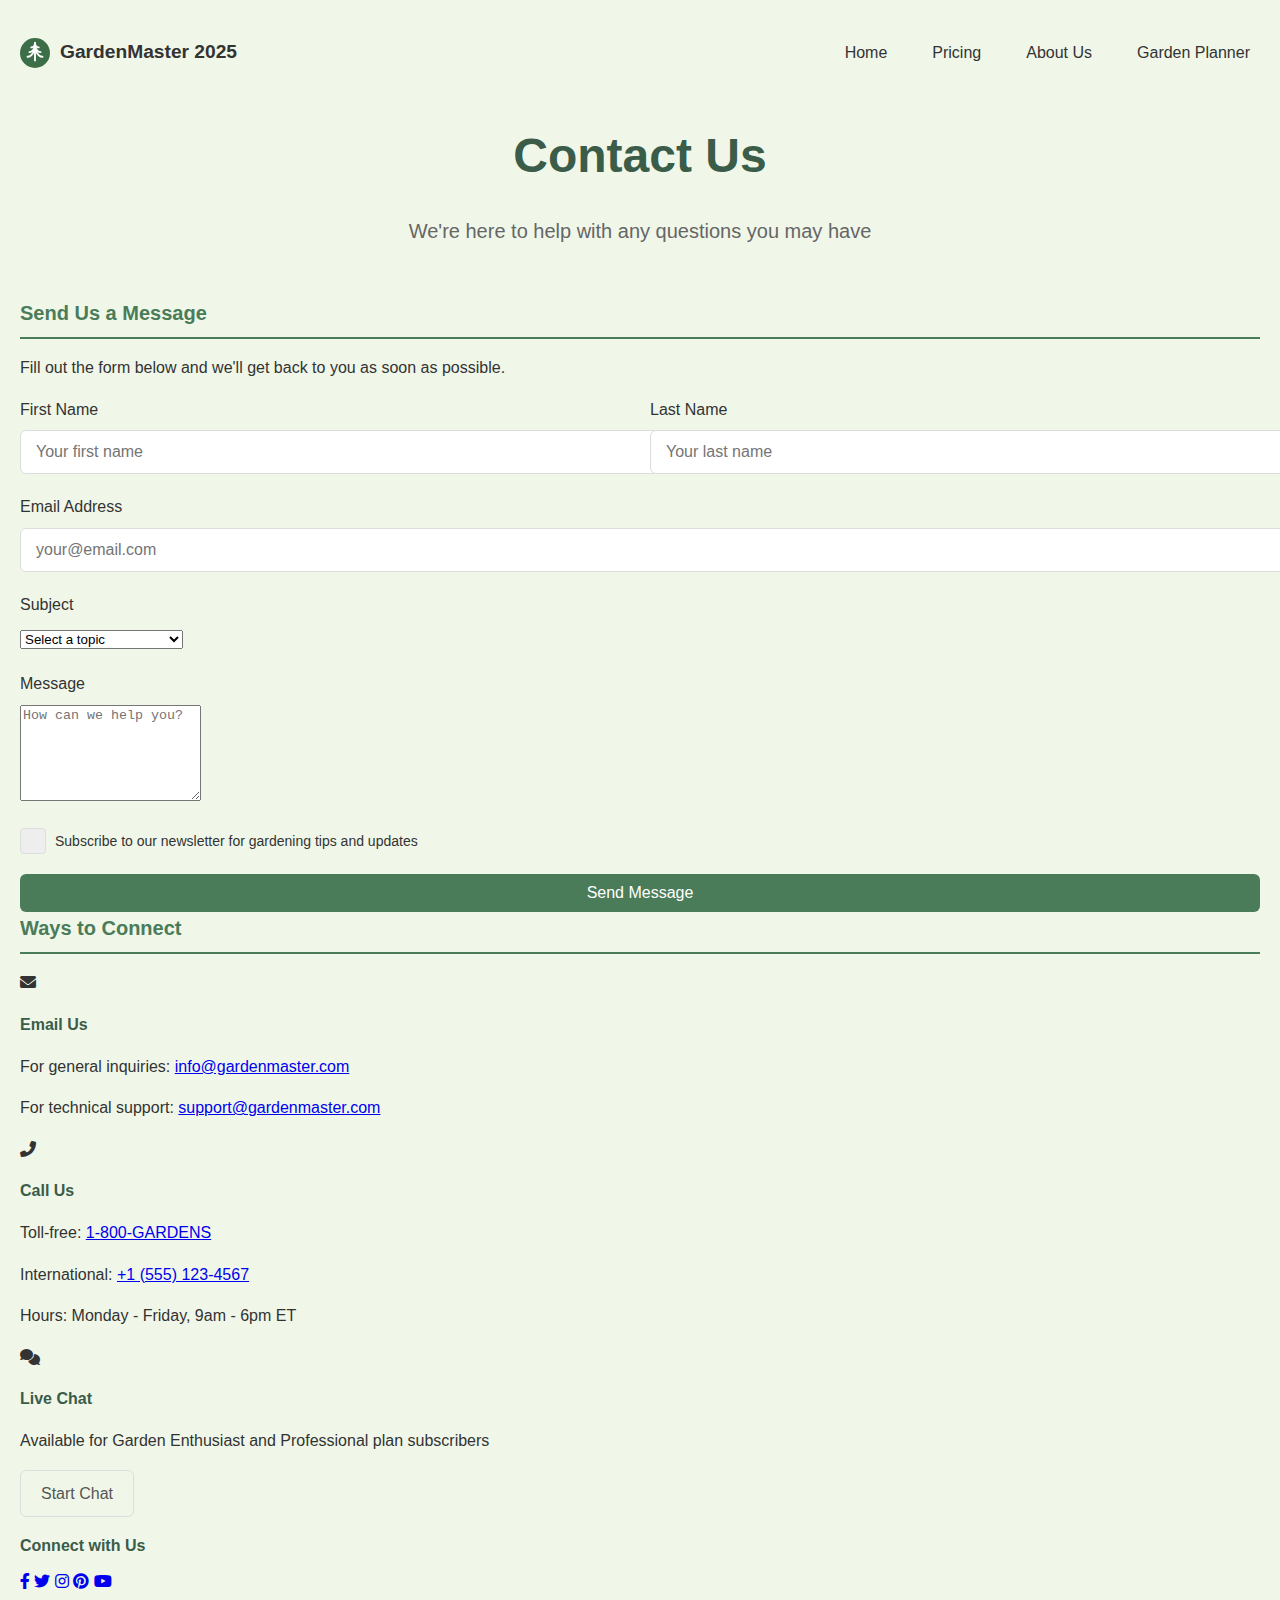
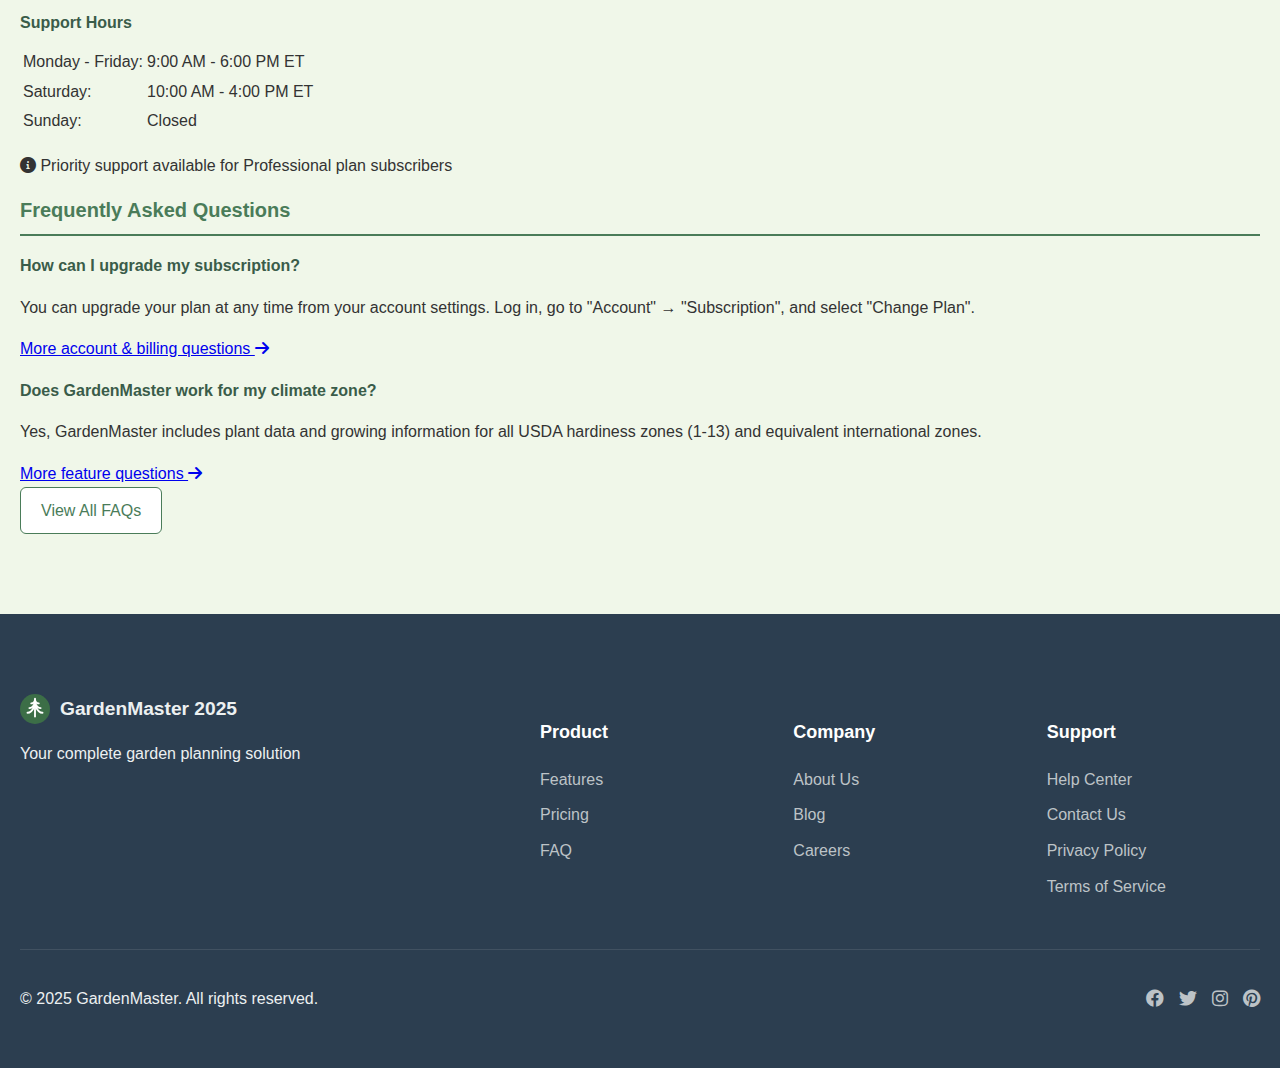
<file: contact.html>
<!DOCTYPE html>
<html lang="en">
<head>
    <meta charset="UTF-8">
    <meta name="viewport" content="width=device-width, initial-scale=1.0">
    <title>Contact Us - GardenMaster 2025</title>
    <link rel="stylesheet" href="styles.css">
    <link rel="stylesheet" href="https://cdnjs.cloudflare.com/ajax/libs/font-awesome/6.0.0/css/all.min.css">
    <link rel="apple-touch-icon" sizes="180x180" href="/apple-touch-icon.png">
    <link rel="icon" type="image/png" sizes="32x32" href="/favicon-32x32.png">
    <link rel="icon" type="image/png" sizes="16x16" href="/favicon-16x16.png">
    <link rel="manifest" href="/site.webmanifest">
</head>
<body>
    <div class="container">
        <nav class="navbar">
            <a href="index.html" class="logo">
              <img src="garden-favicon.svg" alt="GardenMaster 2025" height="30">
              <span>GardenMaster 2025</span>
            </a>
            <div class="nav-links">
                <a href="index.html">Home</a>
                <a href="pricing.html">Pricing</a>
                <a href="about.html">About Us</a>
                <a href="app.html">Garden Planner</a>
            </div>
        </nav>
        
        <header class="page-header">
            <h1>Contact Us</h1>
            <p class="subtitle">We're here to help with any questions you may have</p>
        </header>
        
        <section class="contact-section">
            <div class="contact-wrapper">
                <div class="contact-form-container">
                    <h2>Send Us a Message</h2>
                    <p>Fill out the form below and we'll get back to you as soon as possible.</p>
                    
                    <form class="contact-form" id="contactForm">
                        <div class="form-row">
                            <div class="form-group">
                                <label for="first-name">First Name</label>
                                <input type="text" id="first-name" name="first-name" placeholder="Your first name" required>
                            </div>
                            <div class="form-group">
                                <label for="last-name">Last Name</label>
                                <input type="text" id="last-name" name="last-name" placeholder="Your last name" required>
                            </div>
                        </div>
                        
                        <div class="form-group">
                            <label for="email">Email Address</label>
                            <input type="email" id="email" name="email" placeholder="your@email.com" required>
                        </div>
                        
                        <div class="form-group">
                            <label for="subject">Subject</label>
                            <select id="subject" name="subject" required>
                                <option value="" disabled selected>Select a topic</option>
                                <option value="general">General Inquiry</option>
                                <option value="support">Technical Support</option>
                                <option value="billing">Billing Question</option>
                                <option value="feature">Feature Request</option>
                                <option value="partnership">Partnership Opportunity</option>
                                <option value="other">Other</option>
                            </select>
                        </div>
                        
                        <div class="form-group">
                            <label for="message">Message</label>
                            <textarea id="message" name="message" placeholder="How can we help you?" rows="6" required></textarea>
                        </div>
                        
                        <div class="form-group">
                            <label class="checkbox-container">
                                <input type="checkbox" name="newsletter" id="newsletter">
                                <span class="checkmark"></span>
                                <span class="label-text">Subscribe to our newsletter for gardening tips and updates</span>
                            </label>
                        </div>
                        
                        <button type="submit" class="btn btn-primary btn-full">Send Message</button>
                        <div id="formSuccess" class="form-success" style="display: none;">
                            <i class="fas fa-check-circle"></i>
                            <p>Thanks for reaching out! We'll get back to you within 24 hours.</p>
                        </div>
                    </form>
                </div>
                
                <div class="contact-info-container">
                    <div class="contact-info">
                        <h2>Ways to Connect</h2>
                        
                        <div class="contact-method">
                            <div class="contact-icon">
                                <i class="fas fa-envelope"></i>
                            </div>
                            <div class="contact-details">
                                <h3>Email Us</h3>
                                <p>For general inquiries: <a href="mailto:info@gardenmaster.com">info@gardenmaster.com</a></p>
                                <p>For technical support: <a href="mailto:support@gardenmaster.com">support@gardenmaster.com</a></p>
                            </div>
                        </div>
                        
                        <div class="contact-method">
                            <div class="contact-icon">
                                <i class="fas fa-phone-alt"></i>
                            </div>
                            <div class="contact-details">
                                <h3>Call Us</h3>
                                <p>Toll-free: <a href="tel:1-800-GARDENS">1-800-GARDENS</a></p>
                                <p>International: <a href="tel:+1-555-123-4567">+1 (555) 123-4567</a></p>
                                <p class="hours">Hours: Monday - Friday, 9am - 6pm ET</p>
                            </div>
                        </div>
                        
                        <div class="contact-method">
                            <div class="contact-icon">
                                <i class="fas fa-comments"></i>
                            </div>
                            <div class="contact-details">
                                <h3>Live Chat</h3>
                                <p>Available for Garden Enthusiast and Professional plan subscribers</p>
                                <a href="#" class="btn btn-outline btn-sm">Start Chat</a>
                            </div>
                        </div>
                        
                        <div class="contact-social">
                            <h3>Connect with Us</h3>
                            <div class="social-links">
                                <a href="#" class="social-link"><i class="fab fa-facebook-f"></i></a>
                                <a href="#" class="social-link"><i class="fab fa-twitter"></i></a>
                                <a href="#" class="social-link"><i class="fab fa-instagram"></i></a>
                                <a href="#" class="social-link"><i class="fab fa-pinterest"></i></a>
                                <a href="#" class="social-link"><i class="fab fa-youtube"></i></a>
                            </div>
                        </div>
                    </div>
                    
                    <div class="support-hours">
                        <h3>Support Hours</h3>
                        <table class="hours-table">
                            <tr>
                                <td>Monday - Friday:</td>
                                <td>9:00 AM - 6:00 PM ET</td>
                            </tr>
                            <tr>
                                <td>Saturday:</td>
                                <td>10:00 AM - 4:00 PM ET</td>
                            </tr>
                            <tr>
                                <td>Sunday:</td>
                                <td>Closed</td>
                            </tr>
                        </table>
                        <p class="support-note">
                            <i class="fas fa-info-circle"></i>
                            Priority support available for Professional plan subscribers
                        </p>
                    </div>
                </div>
            </div>
        </section>
        
        <section class="faq-preview">
            <h2>Frequently Asked Questions</h2>
            <div class="faq-preview-items">
                <div class="faq-preview-item">
                    <h3>How can I upgrade my subscription?</h3>
                    <p>You can upgrade your plan at any time from your account settings. Log in, go to "Account" → "Subscription", and select "Change Plan".</p>
                    <a href="faq.html#account" class="faq-more">More account & billing questions <i class="fas fa-arrow-right"></i></a>
                </div>
                
                <div class="faq-preview-item">
                    <h3>Does GardenMaster work for my climate zone?</h3>
                    <p>Yes, GardenMaster includes plant data and growing information for all USDA hardiness zones (1-13) and equivalent international zones.</p>
                    <a href="faq.html#features" class="faq-more">More feature questions <i class="fas fa-arrow-right"></i></a>
                </div>
            </div>
            <div class="faq-preview-cta">
                <a href="faq.html" class="btn btn-secondary">View All FAQs</a>
            </div>
        </section>
    </div>
    
    <footer class="footer">
        <div class="container">
            <div class="footer-content">
                <div class="footer-logo">
                    <a href="index.html" class="logo">
                      <img src="garden-favicon.svg" alt="GardenMaster 2025" height="30">
                      <span>GardenMaster 2025</span>
                    </a>
                    <p>Your complete garden planning solution</p>
                </div>
                
                <div class="footer-links">
                    <div class="footer-column">
                        <h4>Product</h4>
                        <a href="features.html">Features</a>
                        <a href="pricing.html">Pricing</a>
                        <a href="faq.html">FAQ</a>
                    </div>
                    
                    <div class="footer-column">
                        <h4>Company</h4>
                        <a href="about.html">About Us</a>
                        <a href="blog.html">Blog</a>
                        <a href="careers.html">Careers</a>
                    </div>
                    
                    <div class="footer-column">
                        <h4>Support</h4>
                        <a href="help.html">Help Center</a>
                        <a href="contact.html">Contact Us</a>
                        <a href="privacy.html">Privacy Policy</a>
                        <a href="terms.html">Terms of Service</a>
                    </div>
                </div>
            </div>
            
            <div class="footer-bottom">
                <p>&copy; 2025 GardenMaster. All rights reserved.</p>
                <div class="social-icons">
                    <a href="#"><i class="fab fa-facebook"></i></a>
                    <a href="#"><i class="fab fa-twitter"></i></a>
                    <a href="#"><i class="fab fa-instagram"></i></a>
                    <a href="#"><i class="fab fa-pinterest"></i></a>
                </div>
            </div>
        </div>
    </footer>

    <script>
        // Form submission handler
        document.getElementById('contactForm').addEventListener('submit', function(e) {
            e.preventDefault();
            
            // In a real application, you would send the form data to a server here
            // For demo purposes, we'll just show the success message
            
            // Hide the form
            const formElements = this.querySelectorAll('input, textarea, select, button');
            formElements.forEach(element => {
                element.disabled = true;
            });
            
            // Show success message
            document.getElementById('formSuccess').style.display = 'flex';
            
            // Scroll to success message
            document.getElementById('formSuccess').scrollIntoView({ behavior: 'smooth' });
        });
    </script>

    <script src="script.js"></script>
</body>
</html>
</file>
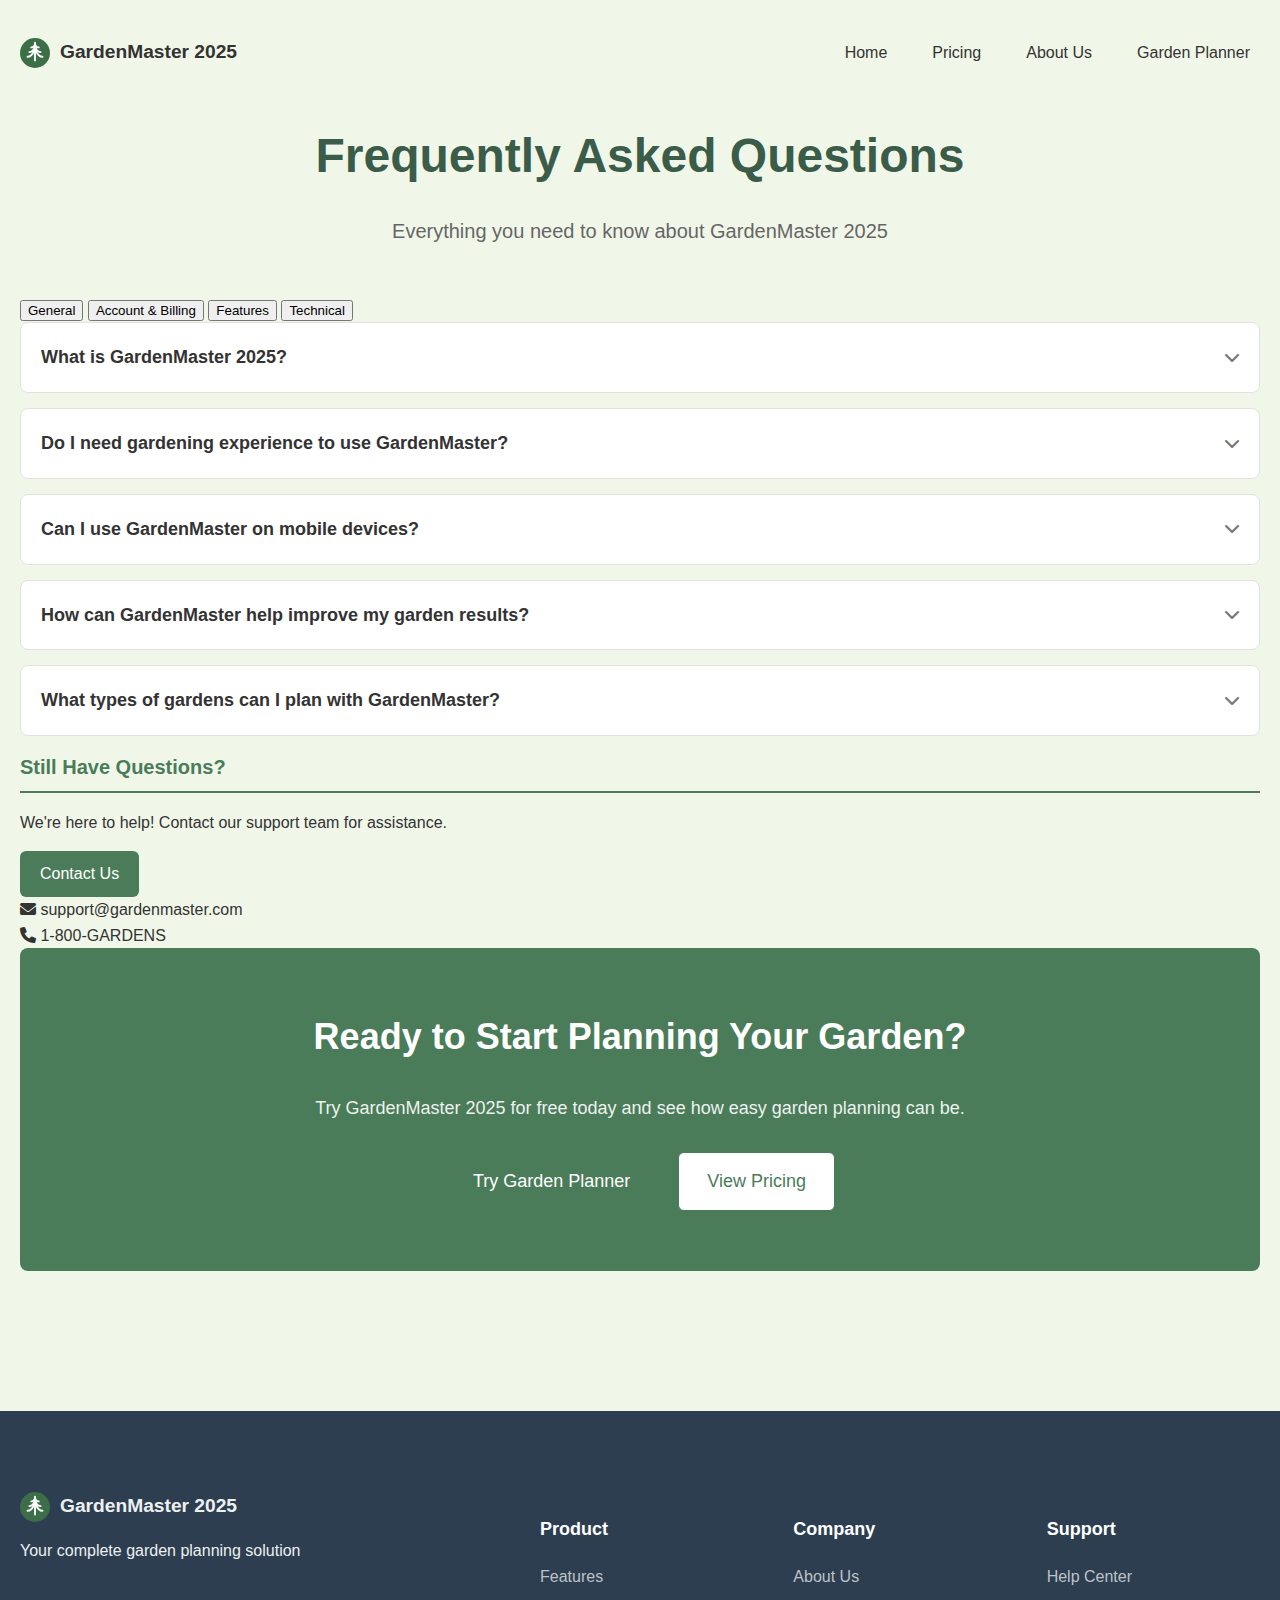
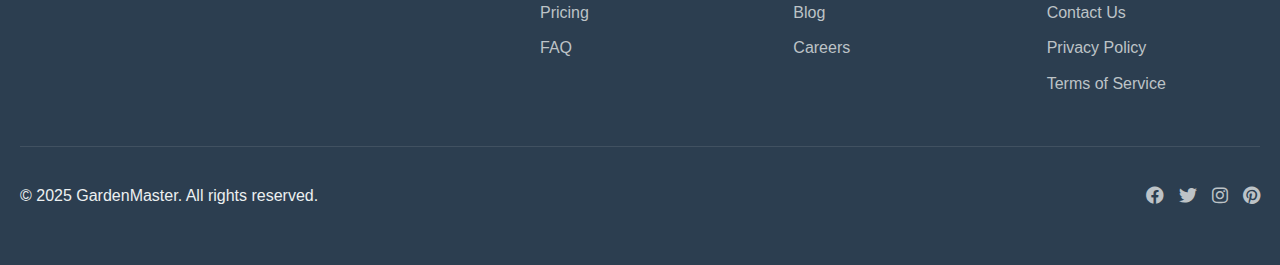
<file: faq.html>
<!DOCTYPE html>
<html lang="en">
<head>
    <meta charset="UTF-8">
    <meta name="viewport" content="width=device-width, initial-scale=1.0">
    <title>FAQ - GardenMaster 2025</title>
    <link rel="stylesheet" href="styles.css">
    <link rel="stylesheet" href="https://cdnjs.cloudflare.com/ajax/libs/font-awesome/6.0.0/css/all.min.css">
    <link rel="apple-touch-icon" sizes="180x180" href="/apple-touch-icon.png">
    <link rel="icon" type="image/png" sizes="32x32" href="/favicon-32x32.png">
    <link rel="icon" type="image/png" sizes="16x16" href="/favicon-16x16.png">
    <link rel="manifest" href="/site.webmanifest">
</head>
<body>
    <div class="container">
        <nav class="navbar">
            <a href="index.html" class="logo">
              <img src="garden-favicon.svg" alt="GardenMaster 2025" height="30">
              <span>GardenMaster 2025</span>
            </a>
            <div class="nav-links">
                <a href="index.html">Home</a>
                <a href="pricing.html">Pricing</a>
                <a href="about.html">About Us</a>
                <a href="app.html">Garden Planner</a>
            </div>
        </nav>
        
        <header class="page-header">
            <h1>Frequently Asked Questions</h1>
            <p class="subtitle">Everything you need to know about GardenMaster 2025</p>
        </header>
        
        <section class="faq-categories">
            <div class="category-tabs">
                <button class="category-tab active" data-category="general">General</button>
                <button class="category-tab" data-category="account">Account & Billing</button>
                <button class="category-tab" data-category="features">Features</button>
                <button class="category-tab" data-category="technical">Technical</button>
            </div>
            
            <div class="faq-category active" id="general">
                <div class="faq-item">
                    <div class="faq-question">
                        <h3>What is GardenMaster 2025?</h3>
                        <span class="faq-toggle"><i class="fas fa-chevron-down"></i></span>
                    </div>
                    <div class="faq-answer">
                        <p>GardenMaster 2025 is a comprehensive garden planning software that helps you design, plan, and manage your garden projects. It includes a visual garden designer, extensive plant database, companion planting suggestions, seasonal planning tools, and much more to help both beginners and experienced gardeners create successful gardens.</p>
                    </div>
                </div>
                
                <div class="faq-item">
                    <div class="faq-question">
                        <h3>Do I need gardening experience to use GardenMaster?</h3>
                        <span class="faq-toggle"><i class="fas fa-chevron-down"></i></span>
                    </div>
                    <div class="faq-answer">
                        <p>No, GardenMaster is designed for everyone from complete beginners to professional gardeners. The software provides helpful guidance, plant information, and planting suggestions to help you succeed regardless of your experience level. The intuitive interface makes it easy to jump in and start planning, while the depth of features allows experienced gardeners to create complex designs.</p>
                    </div>
                </div>
                
                <div class="faq-item">
                    <div class="faq-question">
                        <h3>Can I use GardenMaster on mobile devices?</h3>
                        <span class="faq-toggle"><i class="fas fa-chevron-down"></i></span>
                    </div>
                    <div class="faq-answer">
                        <p>Yes, GardenMaster 2025 is fully responsive and works on smartphones, tablets, and desktop computers. While the visual garden designer is easier to use on larger screens, all features are accessible on mobile devices, allowing you to update your garden plans or check planting information while in your garden.</p>
                    </div>
                </div>
                
                <div class="faq-item">
                    <div class="faq-question">
                        <h3>How can GardenMaster help improve my garden results?</h3>
                        <span class="faq-toggle"><i class="fas fa-chevron-down"></i></span>
                    </div>
                    <div class="faq-answer">
                        <p>GardenMaster provides several key benefits that can significantly improve your gardening outcomes:</p>
                        <ul>
                            <li>Proper plant placement based on sunlight, water needs, and space requirements</li>
                            <li>Companion planting suggestions to reduce pests and improve growth</li>
                            <li>Optimized planting schedules customized to your climate zone</li>
                            <li>Visual planning that helps prevent overcrowding and poor layout decisions</li>
                            <li>Detailed plant information including care requirements and common issues</li>
                            <li>Seasonal reminders so you never miss important planting or maintenance tasks</li>
                        </ul>
                        <p>Users report up to 30% better harvests and fewer garden problems after using GardenMaster for their planning.</p>
                    </div>
                </div>
                
                <div class="faq-item">
                    <div class="faq-question">
                        <h3>What types of gardens can I plan with GardenMaster?</h3>
                        <span class="faq-toggle"><i class="fas fa-chevron-down"></i></span>
                    </div>
                    <div class="faq-answer">
                        <p>GardenMaster is suitable for planning virtually any type of garden:</p>
                        <ul>
                            <li>Vegetable gardens (raised beds, in-ground, square foot)</li>
                            <li>Flower gardens and ornamental beds</li>
                            <li>Herb gardens</li>
                            <li>Container gardens and window boxes</li>
                            <li>Fruit orchards and berry patches</li>
                            <li>Mixed edible and ornamental landscapes</li>
                            <li>School and community gardens</li>
                            <li>Urban gardens and small spaces</li>
                        </ul>
                        <p>The flexible grid system and comprehensive plant database make it adaptable to any garden style or size.</p>
                    </div>
                </div>
            </div>
            
            <div class="faq-category" id="account" style="display: none;">
                <div class="faq-item">
                    <div class="faq-question">
                        <h3>How do I upgrade or downgrade my plan?</h3>
                        <span class="faq-toggle"><i class="fas fa-chevron-down"></i></span>
                    </div>
                    <div class="faq-answer">
                        <p>You can change your plan at any time from your account settings. Log in, go to "Account" → "Subscription", and select "Change Plan". If you upgrade, the new price will be prorated for the remainder of your billing cycle. If you downgrade, the change will take effect at the start of your next billing cycle.</p>
                    </div>
                </div>
                
                <div class="faq-item">
                    <div class="faq-question">
                        <h3>What happens to my garden designs if I cancel my subscription?</h3>
                        <span class="faq-toggle"><i class="fas fa-chevron-down"></i></span>
                    </div>
                    <div class="faq-answer">
                        <p>If you downgrade to the Free plan, you'll retain access to one garden design (your most recently edited one). We keep your other designs on file for 90 days, so if you resubscribe within that period, you'll regain access to all your previous garden designs. After 90 days, only your free garden design will be retained.</p>
                    </div>
                </div>
                
                <div class="faq-item">
                    <div class="faq-question">
                        <h3>Do you offer refunds?</h3>
                        <span class="faq-toggle"><i class="fas fa-chevron-down"></i></span>
                    </div>
                    <div class="faq-answer">
                        <p>Yes, we offer a 14-day money-back guarantee for all paid plans. If you're not satisfied with GardenMaster for any reason within your first 14 days, contact our support team for a full refund. For annual subscriptions, we can provide a prorated refund if you need to cancel partway through your subscription year.</p>
                    </div>
                </div>
                
                <div class="faq-item">
                    <div class="faq-question">
                        <h3>How do I update my payment information?</h3>
                        <span class="faq-toggle"><i class="fas fa-chevron-down"></i></span>
                    </div>
                    <div class="faq-answer">
                        <p>You can update your payment method at any time through your account settings. Log in, go to "Account" → "Billing" → "Payment Methods", and select "Update" or "Add New Payment Method". Your subscription will automatically use your preferred payment method for future billing cycles.</p>
                    </div>
                </div>
                
                <div class="faq-item">
                    <div class="faq-question">
                        <h3>Can I share my account with others?</h3>
                        <span class="faq-toggle"><i class="fas fa-chevron-down"></i></span>
                    </div>
                    <div class="faq-answer">
                        <p>Individual accounts are intended for use by a single user. However, our Professional plan includes client sharing features that allow you to share specific garden designs with clients or collaborators without sharing your entire account. For families or gardening clubs, we offer family plans with up to 5 users at a discounted rate. Contact our sales team for details.</p>
                    </div>
                </div>
            </div>
            
            <div class="faq-category" id="features" style="display: none;">
                <div class="faq-item">
                    <div class="faq-question">
                        <h3>How accurate is the companion planting information?</h3>
                        <span class="faq-toggle"><i class="fas fa-chevron-down"></i></span>
                    </div>
                    <div class="faq-answer">
                        <p>Our companion planting data is based on both traditional gardening wisdom and modern scientific research. The recommendations are reviewed by our team of horticultural experts and updated regularly as new research becomes available. While gardening always involves some variables based on your specific conditions, our companion planting suggestions have been shown to improve outcomes for most gardeners.</p>
                    </div>
                </div>
                
                <div class="faq-item">
                    <div class="faq-question">
                        <h3>How customizable is the garden grid?</h3>
                        <span class="faq-toggle"><i class="fas fa-chevron-down"></i></span>
                    </div>
                    <div class="faq-answer">
                        <p>The garden grid is highly customizable to fit your actual garden space:</p>
                        <ul>
                            <li>Adjustable grid size from small container gardens to large landscapes</li>
                            <li>Customizable cell size (1 foot squares, 6-inch squares, metric options)</li>
                            <li>Support for irregular shapes and borders</li>
                            <li>Ability to mark permanent structures, paths, and non-planting areas</li>
                            <li>Options to define different growing areas with varying conditions</li>
                        </ul>
                        <p>In the Professional plan, you can also import actual plot measurements for even greater accuracy.</p>
                    </div>
                </div>
                
                <div class="faq-item">
                    <div class="faq-question">
                        <h3>Does GardenMaster work for my climate zone?</h3>
                        <span class="faq-toggle"><i class="fas fa-chevron-down"></i></span>
                    </div>
                    <div class="faq-answer">
                        <p>Yes, GardenMaster includes plant data and growing information for all USDA hardiness zones (1-13) and equivalent international zones. When you set up your account, you'll input your location, and the system will automatically customize planting dates, plant selections, and growing advice for your specific climate. The seasonal calendar also adjusts to show frost dates and growing seasons relevant to your area.</p>
                    </div>
                </div>
                
                <div class="faq-item">
                    <div class="faq-question">
                        <h3>Can I add custom plants to the database?</h3>
                        <span class="faq-toggle"><i class="fas fa-chevron-down"></i></span>
                    </div>
                    <div class="faq-answer">
                        <p>Yes, on the Garden Enthusiast and Professional plans, you can add custom plants to your personal database. This is especially useful for heirloom varieties, local native plants, or specialty crops that might not be in our standard database. You can include all the same information (growing requirements, spacing, companion plants, etc.) and use these custom plants in your garden designs.</p>
                    </div>
                </div>
                
                <div class="faq-item">
                    <div class="faq-question">
                        <h3>Can I plan multiple years in advance?</h3>
                        <span class="faq-toggle"><i class="fas fa-chevron-down"></i></span>
                    </div>
                    <div class="faq-answer">
                        <p>Yes, paid plans include multi-year planning capabilities, which are especially useful for:</p>
                        <ul>
                            <li>Crop rotation planning (to prevent soil depletion and disease issues)</li>
                            <li>Perennial garden development that evolves over time</li>
                            <li>Tracking maturing trees and shrubs at different growth stages</li>
                            <li>Planning for succession of seasonal plants throughout the year</li>
                        </ul>
                        <p>You can create and save plans for up to 5 years in advance, with notes and reminders attached to each timeline.</p>
                    </div>
                </div>
            </div>
            
            <div class="faq-category" id="technical" style="display: none;">
                <div class="faq-item">
                    <div class="faq-question">
                        <h3>Is my garden data backed up?</h3>
                        <span class="faq-toggle"><i class="fas fa-chevron-down"></i></span>
                    </div>
                    <div class="faq-answer">
                        <p>Yes, all your garden designs and account data are automatically backed up to our secure cloud servers. We perform regular backups to ensure your data is safe in case of any issues. Paid plans also include the option to manually export your garden designs as PDF or JSON files for your personal backup.</p>
                    </div>
                </div>
                
                <div class="faq-item">
                    <div class="faq-question">
                        <h3>Which browsers are supported?</h3>
                        <span class="faq-toggle"><i class="fas fa-chevron-down"></i></span>
                    </div>
                    <div class="faq-answer">
                        <p>GardenMaster 2025 supports all modern browsers, including:</p>
                        <ul>
                            <li>Google Chrome (latest 2 versions)</li>
                            <li>Mozilla Firefox (latest 2 versions)</li>
                            <li>Apple Safari (latest 2 versions)</li>
                            <li>Microsoft Edge (latest 2 versions)</li>
                        </ul>
                        <p>For the best experience, we recommend keeping your browser updated to the latest version.</p>
                    </div>
                </div>
                
                <div class="faq-item">
                    <div class="faq-question">
                        <h3>Can I use GardenMaster offline?</h3>
                        <span class="faq-toggle"><i class="fas fa-chevron-down"></i></span>
                    </div>
                    <div class="faq-answer">
                        <p>The web version of GardenMaster requires an internet connection to access all features. However, once loaded, many functions will continue to work with temporary disruptions in connectivity. For Professional plan subscribers, we offer a downloadable desktop application for Windows and Mac that includes offline capabilities with periodic synchronization when internet access is available.</p>
                    </div>
                </div>
                
                <div class="faq-item">
                    <div class="faq-question">
                        <h3>How secure is my data?</h3>
                        <span class="faq-toggle"><i class="fas fa-chevron-down"></i></span>
                    </div>
                    <div class="faq-answer">
                        <p>We take data security seriously. All communication with our servers uses encrypted HTTPS connections, and your account information is stored with industry-standard encryption. We never share your personal information with third parties without your explicit consent. Our privacy policy details exactly how we use and protect your data.</p>
                    </div>
                </div>
                
                <div class="faq-item">
                    <div class="faq-question">
                        <h3>What if I need help using GardenMaster?</h3>
                        <span class="faq-toggle"><i class="fas fa-chevron-down"></i></span>
                    </div>
                    <div class="faq-answer">
                        <p>We offer several support options:</p>
                        <ul>
                            <li>Comprehensive help documentation and tutorials</li>
                            <li>Video guides for common tasks</li>
                            <li>Email support for all users (with priority response for paid plans)</li>
                            <li>Live chat support for Garden Enthusiast and Professional plans</li>
                            <li>Dedicated account manager for Professional plans</li>
                        </ul>
                        <p>Our support team includes both technical experts and experienced gardeners to help with all aspects of using the software.</p>
                    </div>
                </div>
            </div>
        </section>
        
        <section class="faq-contact">
            <div class="contact-box">
                <h2>Still Have Questions?</h2>
                <p>We're here to help! Contact our support team for assistance.</p>
                <div class="contact-methods">
                    <a href="contact.html" class="btn btn-primary">Contact Us</a>
                    <div class="contact-method">
                        <i class="fas fa-envelope"></i>
                        <span>support@gardenmaster.com</span>
                    </div>
                    <div class="contact-method">
                        <i class="fas fa-phone"></i>
                        <span>1-800-GARDENS</span>
                    </div>
                </div>
            </div>
        </section>
        
        <section class="cta-section">
            <div class="cta-content">
                <h2>Ready to Start Planning Your Garden?</h2>
                <p>Try GardenMaster 2025 for free today and see how easy garden planning can be.</p>
                <div class="cta-buttons">
                    <a href="app.html" class="btn btn-primary btn-large">Try Garden Planner</a>
                    <a href="pricing.html" class="btn btn-secondary btn-large">View Pricing</a>
                </div>
            </div>
        </section>
    </div>
    
    <footer class="footer">
        <div class="container">
            <div class="footer-content">
                <div class="footer-logo">
                    <a href="index.html" class="logo">
                      <img src="garden-favicon.svg" alt="GardenMaster 2025" height="30">
                      <span>GardenMaster 2025</span>
                    </a>
                    <p>Your complete garden planning solution</p>
                </div>
                
                <div class="footer-links">
                    <div class="footer-column">
                        <h4>Product</h4>
                        <a href="features.html">Features</a>
                        <a href="pricing.html">Pricing</a>
                        <a href="faq.html">FAQ</a>
                    </div>
                    
                    <div class="footer-column">
                        <h4>Company</h4>
                        <a href="about.html">About Us</a>
                        <a href="blog.html">Blog</a>
                        <a href="careers.html">Careers</a>
                    </div>
                    
                    <div class="footer-column">
                        <h4>Support</h4>
                        <a href="help.html">Help Center</a>
                        <a href="contact.html">Contact Us</a>
                        <a href="privacy.html">Privacy Policy</a>
                        <a href="terms.html">Terms of Service</a>
                    </div>
                </div>
            </div>
            
            <div class="footer-bottom">
                <p>&copy; 2025 GardenMaster. All rights reserved.</p>
                <div class="social-icons">
                    <a href="#"><i class="fab fa-facebook"></i></a>
                    <a href="#"><i class="fab fa-twitter"></i></a>
                    <a href="#"><i class="fab fa-instagram"></i></a>
                    <a href="#"><i class="fab fa-pinterest"></i></a>
                </div>
            </div>
        </div>
    </footer>

    <script>
        // FAQ category tabs
        document.querySelectorAll('.category-tab').forEach(tab => {
            tab.addEventListener('click', () => {
                // Update active tab
                document.querySelectorAll('.category-tab').forEach(t => t.classList.remove('active'));
                tab.classList.add('active');
                
                // Show corresponding category
                const category = tab.getAttribute('data-category');
                document.querySelectorAll('.faq-category').forEach(cat => {
                    cat.style.display = 'none';
                    cat.classList.remove('active');
                });
                document.getElementById(category).style.display = 'block';
                document.getElementById(category).classList.add('active');
            });
        });
        
        // FAQ toggle
        document.querySelectorAll('.faq-question').forEach(item => {
            item.addEventListener('click', event => {
                const parent = item.parentElement;
                parent.classList.toggle('active');
                
                const icon = item.querySelector('.faq-toggle i');
                if (parent.classList.contains('active')) {
                    icon.classList.remove('fa-chevron-down');
                    icon.classList.add('fa-chevron-up');
                } else {
                    icon.classList.remove('fa-chevron-up');
                    icon.classList.add('fa-chevron-down');
                }
            });
        });
    </script>

    <script src="script.js"></script>
</body>
</html>
</file>
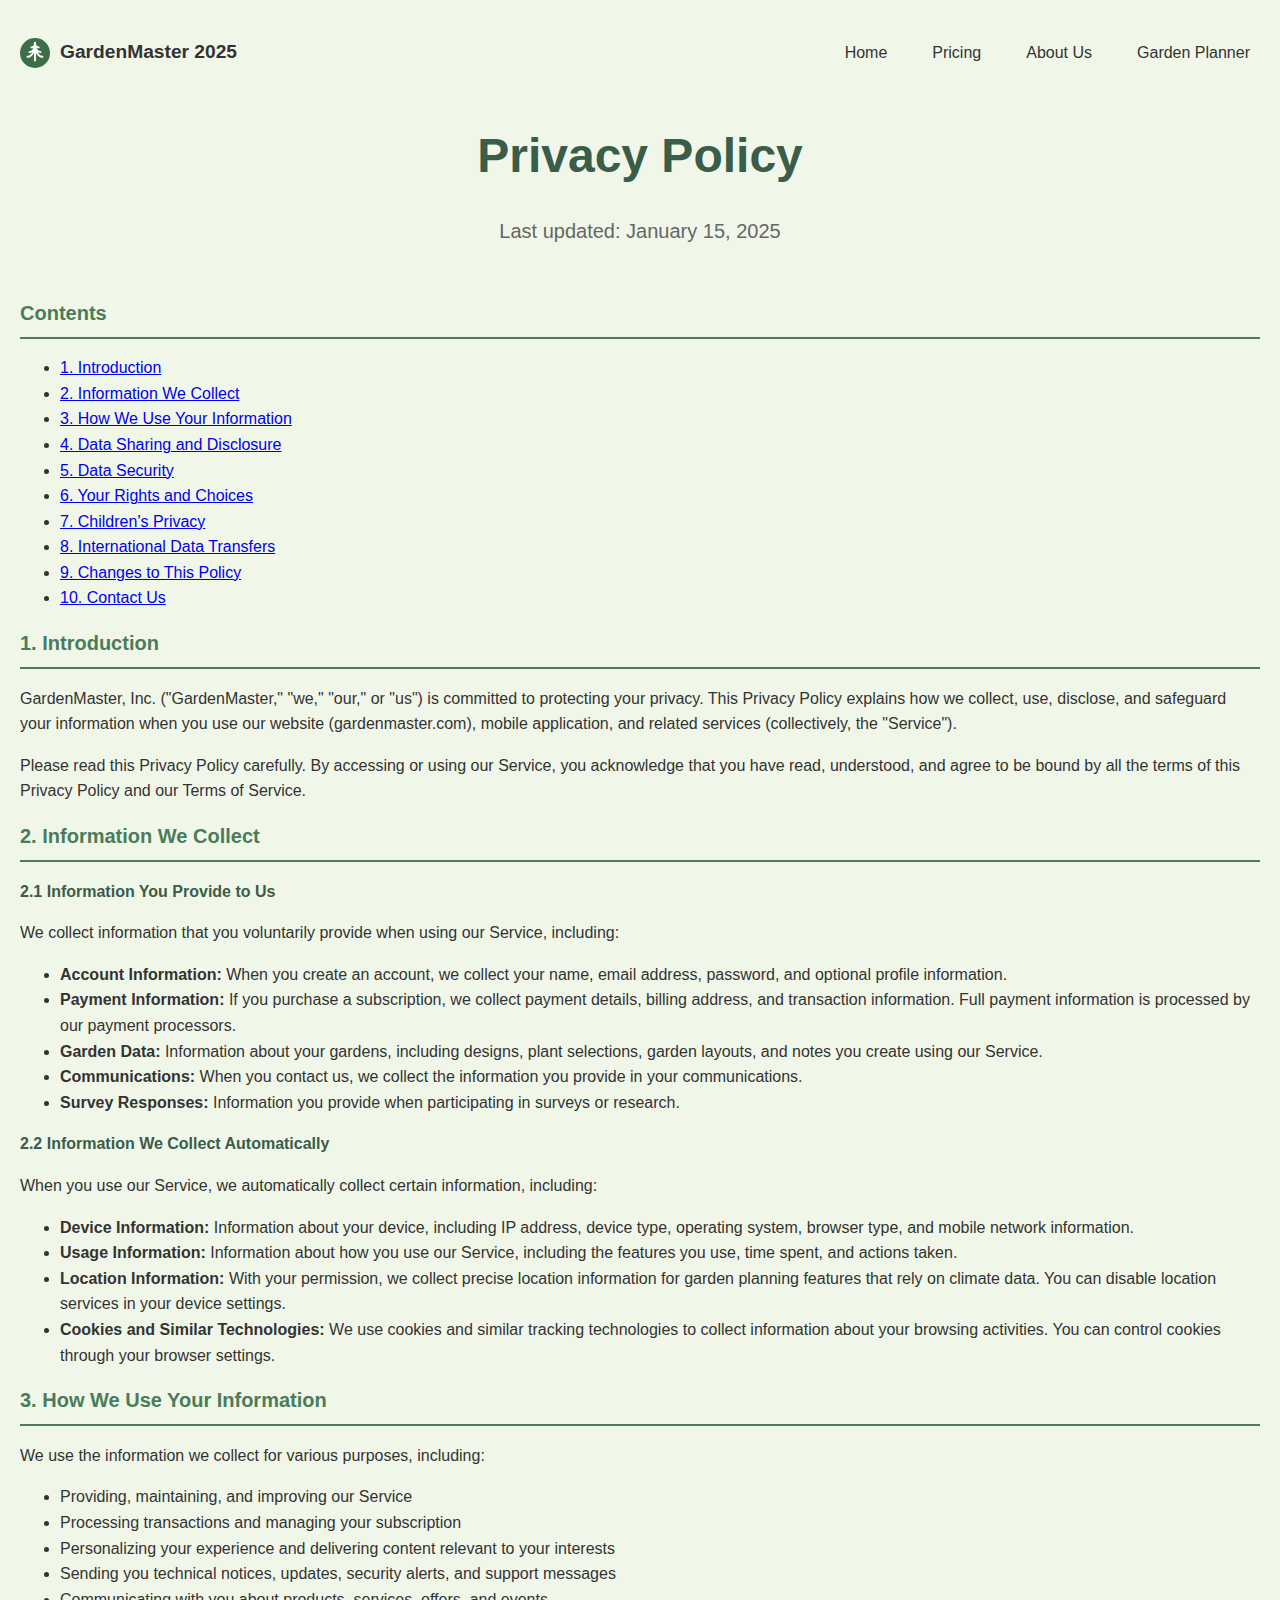
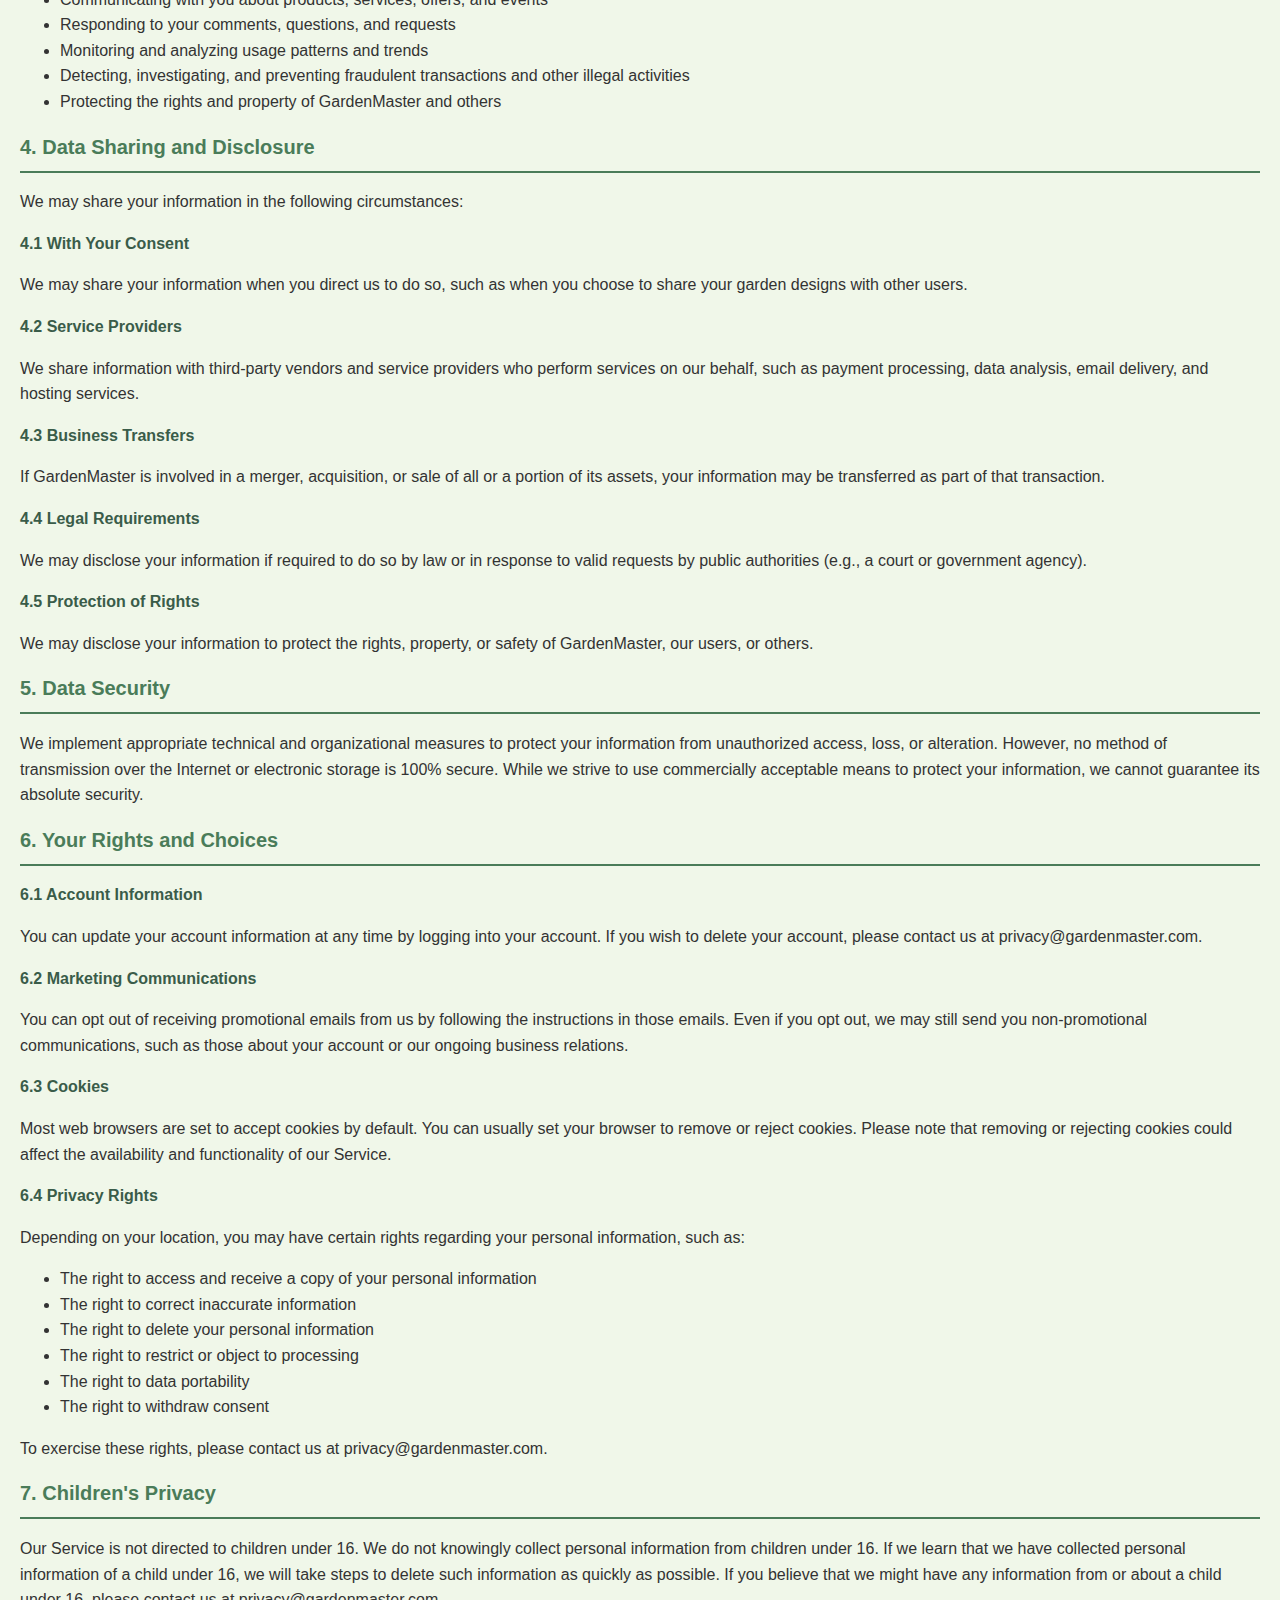
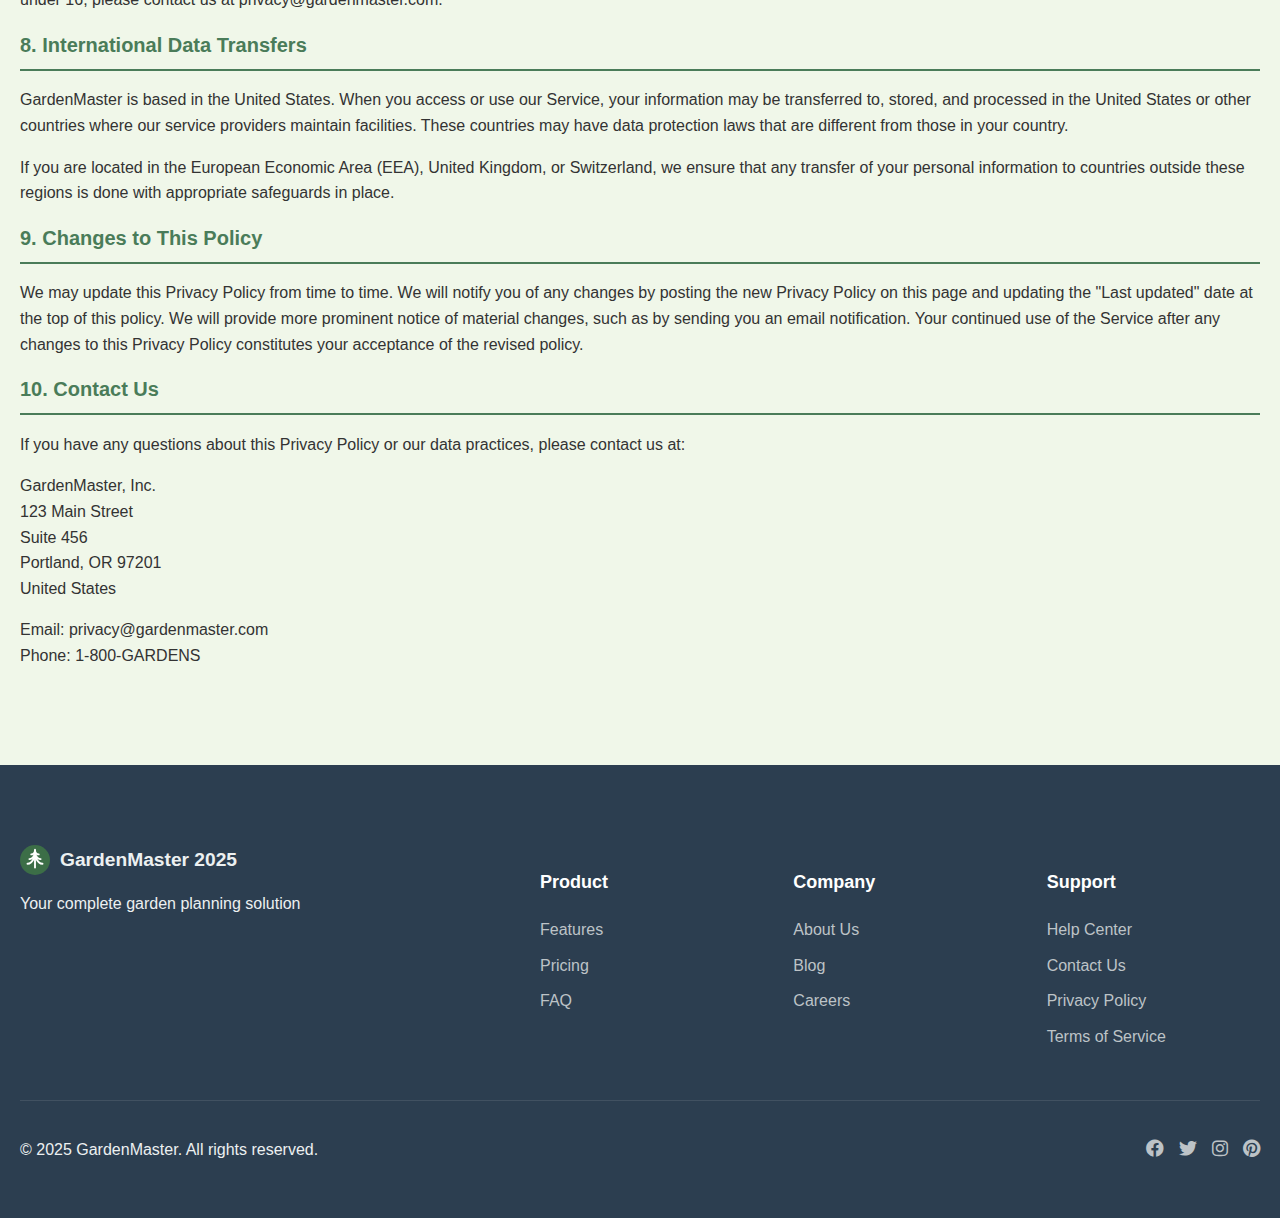
<file: privacy.html>
<!DOCTYPE html>
<html lang="en">
<head>
    <meta charset="UTF-8">
    <meta name="viewport" content="width=device-width, initial-scale=1.0">
    <title>Privacy Policy - GardenMaster 2025</title>
    <link rel="stylesheet" href="styles.css">
    <link rel="stylesheet" href="https://cdnjs.cloudflare.com/ajax/libs/font-awesome/6.0.0/css/all.min.css">
    <link rel="apple-touch-icon" sizes="180x180" href="/apple-touch-icon.png">
    <link rel="icon" type="image/png" sizes="32x32" href="/favicon-32x32.png">
    <link rel="icon" type="image/png" sizes="16x16" href="/favicon-16x16.png">
    <link rel="manifest" href="/site.webmanifest">
</head>
<body>
    <div class="container">
        <nav class="navbar">
            <a href="index.html" class="logo">
              <img src="garden-favicon.svg" alt="GardenMaster 2025" height="30">
              <span>GardenMaster 2025</span>
            </a>
            <div class="nav-links">
                <a href="index.html">Home</a>
                <a href="pricing.html">Pricing</a>
                <a href="about.html">About Us</a>
                <a href="app.html">Garden Planner</a>
            </div>
        </nav>
        
        <header class="page-header">
            <h1>Privacy Policy</h1>
            <p class="subtitle">Last updated: January 15, 2025</p>
        </header>
        
        <section class="legal-document">
            <div class="legal-toc">
                <div class="toc-container">
                    <h2>Contents</h2>
                    <ul>
                        <li><a href="#introduction">1. Introduction</a></li>
                        <li><a href="#information-we-collect">2. Information We Collect</a></li>
                        <li><a href="#how-we-use-information">3. How We Use Your Information</a></li>
                        <li><a href="#data-sharing">4. Data Sharing and Disclosure</a></li>
                        <li><a href="#data-security">5. Data Security</a></li>
                        <li><a href="#your-rights">6. Your Rights and Choices</a></li>
                        <li><a href="#children-privacy">7. Children's Privacy</a></li>
                        <li><a href="#international-transfers">8. International Data Transfers</a></li>
                        <li><a href="#policy-changes">9. Changes to This Policy</a></li>
                        <li><a href="#contact-us">10. Contact Us</a></li>
                    </ul>
                </div>
            </div>
            
            <div class="legal-content">
                <section id="introduction">
                    <h2>1. Introduction</h2>
                    <p>GardenMaster, Inc. ("GardenMaster," "we," "our," or "us") is committed to protecting your privacy. This Privacy Policy explains how we collect, use, disclose, and safeguard your information when you use our website (gardenmaster.com), mobile application, and related services (collectively, the "Service").</p>
                    <p>Please read this Privacy Policy carefully. By accessing or using our Service, you acknowledge that you have read, understood, and agree to be bound by all the terms of this Privacy Policy and our Terms of Service.</p>
                </section>
                
                <section id="information-we-collect">
                    <h2>2. Information We Collect</h2>
                    
                    <h3>2.1 Information You Provide to Us</h3>
                    <p>We collect information that you voluntarily provide when using our Service, including:</p>
                    <ul>
                        <li><strong>Account Information:</strong> When you create an account, we collect your name, email address, password, and optional profile information.</li>
                        <li><strong>Payment Information:</strong> If you purchase a subscription, we collect payment details, billing address, and transaction information. Full payment information is processed by our payment processors.</li>
                        <li><strong>Garden Data:</strong> Information about your gardens, including designs, plant selections, garden layouts, and notes you create using our Service.</li>
                        <li><strong>Communications:</strong> When you contact us, we collect the information you provide in your communications.</li>
                        <li><strong>Survey Responses:</strong> Information you provide when participating in surveys or research.</li>
                    </ul>
                    
                    <h3>2.2 Information We Collect Automatically</h3>
                    <p>When you use our Service, we automatically collect certain information, including:</p>
                    <ul>
                        <li><strong>Device Information:</strong> Information about your device, including IP address, device type, operating system, browser type, and mobile network information.</li>
                        <li><strong>Usage Information:</strong> Information about how you use our Service, including the features you use, time spent, and actions taken.</li>
                        <li><strong>Location Information:</strong> With your permission, we collect precise location information for garden planning features that rely on climate data. You can disable location services in your device settings.</li>
                        <li><strong>Cookies and Similar Technologies:</strong> We use cookies and similar tracking technologies to collect information about your browsing activities. You can control cookies through your browser settings.</li>
                    </ul>
                </section>
                
                <section id="how-we-use-information">
                    <h2>3. How We Use Your Information</h2>
                    <p>We use the information we collect for various purposes, including:</p>
                    <ul>
                        <li>Providing, maintaining, and improving our Service</li>
                        <li>Processing transactions and managing your subscription</li>
                        <li>Personalizing your experience and delivering content relevant to your interests</li>
                        <li>Sending you technical notices, updates, security alerts, and support messages</li>
                        <li>Communicating with you about products, services, offers, and events</li>
                        <li>Responding to your comments, questions, and requests</li>
                        <li>Monitoring and analyzing usage patterns and trends</li>
                        <li>Detecting, investigating, and preventing fraudulent transactions and other illegal activities</li>
                        <li>Protecting the rights and property of GardenMaster and others</li>
                    </ul>
                </section>
                
                <section id="data-sharing">
                    <h2>4. Data Sharing and Disclosure</h2>
                    <p>We may share your information in the following circumstances:</p>
                    
                    <h3>4.1 With Your Consent</h3>
                    <p>We may share your information when you direct us to do so, such as when you choose to share your garden designs with other users.</p>
                    
                    <h3>4.2 Service Providers</h3>
                    <p>We share information with third-party vendors and service providers who perform services on our behalf, such as payment processing, data analysis, email delivery, and hosting services.</p>
                    
                    <h3>4.3 Business Transfers</h3>
                    <p>If GardenMaster is involved in a merger, acquisition, or sale of all or a portion of its assets, your information may be transferred as part of that transaction.</p>
                    
                    <h3>4.4 Legal Requirements</h3>
                    <p>We may disclose your information if required to do so by law or in response to valid requests by public authorities (e.g., a court or government agency).</p>
                    
                    <h3>4.5 Protection of Rights</h3>
                    <p>We may disclose your information to protect the rights, property, or safety of GardenMaster, our users, or others.</p>
                </section>
                
                <section id="data-security">
                    <h2>5. Data Security</h2>
                    <p>We implement appropriate technical and organizational measures to protect your information from unauthorized access, loss, or alteration. However, no method of transmission over the Internet or electronic storage is 100% secure. While we strive to use commercially acceptable means to protect your information, we cannot guarantee its absolute security.</p>
                </section>
                
                <section id="your-rights">
                    <h2>6. Your Rights and Choices</h2>
                    
                    <h3>6.1 Account Information</h3>
                    <p>You can update your account information at any time by logging into your account. If you wish to delete your account, please contact us at privacy@gardenmaster.com.</p>
                    
                    <h3>6.2 Marketing Communications</h3>
                    <p>You can opt out of receiving promotional emails from us by following the instructions in those emails. Even if you opt out, we may still send you non-promotional communications, such as those about your account or our ongoing business relations.</p>
                    
                    <h3>6.3 Cookies</h3>
                    <p>Most web browsers are set to accept cookies by default. You can usually set your browser to remove or reject cookies. Please note that removing or rejecting cookies could affect the availability and functionality of our Service.</p>
                    
                    <h3>6.4 Privacy Rights</h3>
                    <p>Depending on your location, you may have certain rights regarding your personal information, such as:</p>
                    <ul>
                        <li>The right to access and receive a copy of your personal information</li>
                        <li>The right to correct inaccurate information</li>
                        <li>The right to delete your personal information</li>
                        <li>The right to restrict or object to processing</li>
                        <li>The right to data portability</li>
                        <li>The right to withdraw consent</li>
                    </ul>
                    <p>To exercise these rights, please contact us at privacy@gardenmaster.com.</p>
                </section>
                
                <section id="children-privacy">
                    <h2>7. Children's Privacy</h2>
                    <p>Our Service is not directed to children under 16. We do not knowingly collect personal information from children under 16. If we learn that we have collected personal information of a child under 16, we will take steps to delete such information as quickly as possible. If you believe that we might have any information from or about a child under 16, please contact us at privacy@gardenmaster.com.</p>
                </section>
                
                <section id="international-transfers">
                    <h2>8. International Data Transfers</h2>
                    <p>GardenMaster is based in the United States. When you access or use our Service, your information may be transferred to, stored, and processed in the United States or other countries where our service providers maintain facilities. These countries may have data protection laws that are different from those in your country.</p>
                    <p>If you are located in the European Economic Area (EEA), United Kingdom, or Switzerland, we ensure that any transfer of your personal information to countries outside these regions is done with appropriate safeguards in place.</p>
                </section>
                
                <section id="policy-changes">
                    <h2>9. Changes to This Policy</h2>
                    <p>We may update this Privacy Policy from time to time. We will notify you of any changes by posting the new Privacy Policy on this page and updating the "Last updated" date at the top of this policy. We will provide more prominent notice of material changes, such as by sending you an email notification. Your continued use of the Service after any changes to this Privacy Policy constitutes your acceptance of the revised policy.</p>
                </section>
                
                <section id="contact-us">
                    <h2>10. Contact Us</h2>
                    <p>If you have any questions about this Privacy Policy or our data practices, please contact us at:</p>
                    <p>GardenMaster, Inc.<br>
                    123 Main Street<br>
                    Suite 456<br>
                    Portland, OR 97201<br>
                    United States</p>
                    <p>Email: privacy@gardenmaster.com<br>
                    Phone: 1-800-GARDENS</p>
                </section>
            </div>
        </section>
    </div>
    
    <footer class="footer">
        <div class="container">
            <div class="footer-content">
                <div class="footer-logo">
                    <a href="index.html" class="logo">
                      <img src="garden-favicon.svg" alt="GardenMaster 2025" height="30">
                      <span>GardenMaster 2025</span>
                    </a>
                    <p>Your complete garden planning solution</p>
                </div>
                
                <div class="footer-links">
                    <div class="footer-column">
                        <h4>Product</h4>
                        <a href="features.html">Features</a>
                        <a href="pricing.html">Pricing</a>
                        <a href="faq.html">FAQ</a>
                    </div>
                    
                    <div class="footer-column">
                        <h4>Company</h4>
                        <a href="about.html">About Us</a>
                        <a href="blog.html">Blog</a>
                        <a href="careers.html">Careers</a>
                    </div>
                    
                    <div class="footer-column">
                        <h4>Support</h4>
                        <a href="help.html">Help Center</a>
                        <a href="contact.html">Contact Us</a>
                        <a href="privacy.html">Privacy Policy</a>
                        <a href="terms.html">Terms of Service</a>
                    </div>
                </div>
            </div>
            
            <div class="footer-bottom">
                <p>&copy; 2025 GardenMaster. All rights reserved.</p>
                <div class="social-icons">
                    <a href="#"><i class="fab fa-facebook"></i></a>
                    <a href="#"><i class="fab fa-twitter"></i></a>
                    <a href="#"><i class="fab fa-instagram"></i></a>
                    <a href="#"><i class="fab fa-pinterest"></i></a>
                </div>
            </div>
        </div>
    </footer>

    <script>
        // Smooth scrolling for anchor links
        document.querySelectorAll('.legal-toc a').forEach(anchor => {
            anchor.addEventListener('click', function(e) {
                e.preventDefault();
                const targetId = this.getAttribute('href');
                const targetElement = document.querySelector(targetId);
                
                if (targetElement) {
                    window.scrollTo({
                        top: targetElement.offsetTop - 100,
                        behavior: 'smooth'
                    });
                }
            });
        });
        
        // Highlight current section
        window.addEventListener('scroll', function() {
            const sections = document.querySelectorAll('.legal-content section');
            let currentSection = '';
            
            sections.forEach(section => {
                const sectionTop = section.offsetTop - 150;
                const sectionHeight = section.clientHeight;
                if (pageYOffset >= sectionTop && pageYOffset < sectionTop + sectionHeight) {
                    currentSection = '#' + section.getAttribute('id');
                }
            });
            
            document.querySelectorAll('.legal-toc a').forEach(link => {
                link.classList.remove('active');
                if (link.getAttribute('href') === currentSection) {
                    link.classList.add('active');
                }
            });
        });
    </script>

    <script src="script.js"></script>
</body>
</html>
</file>
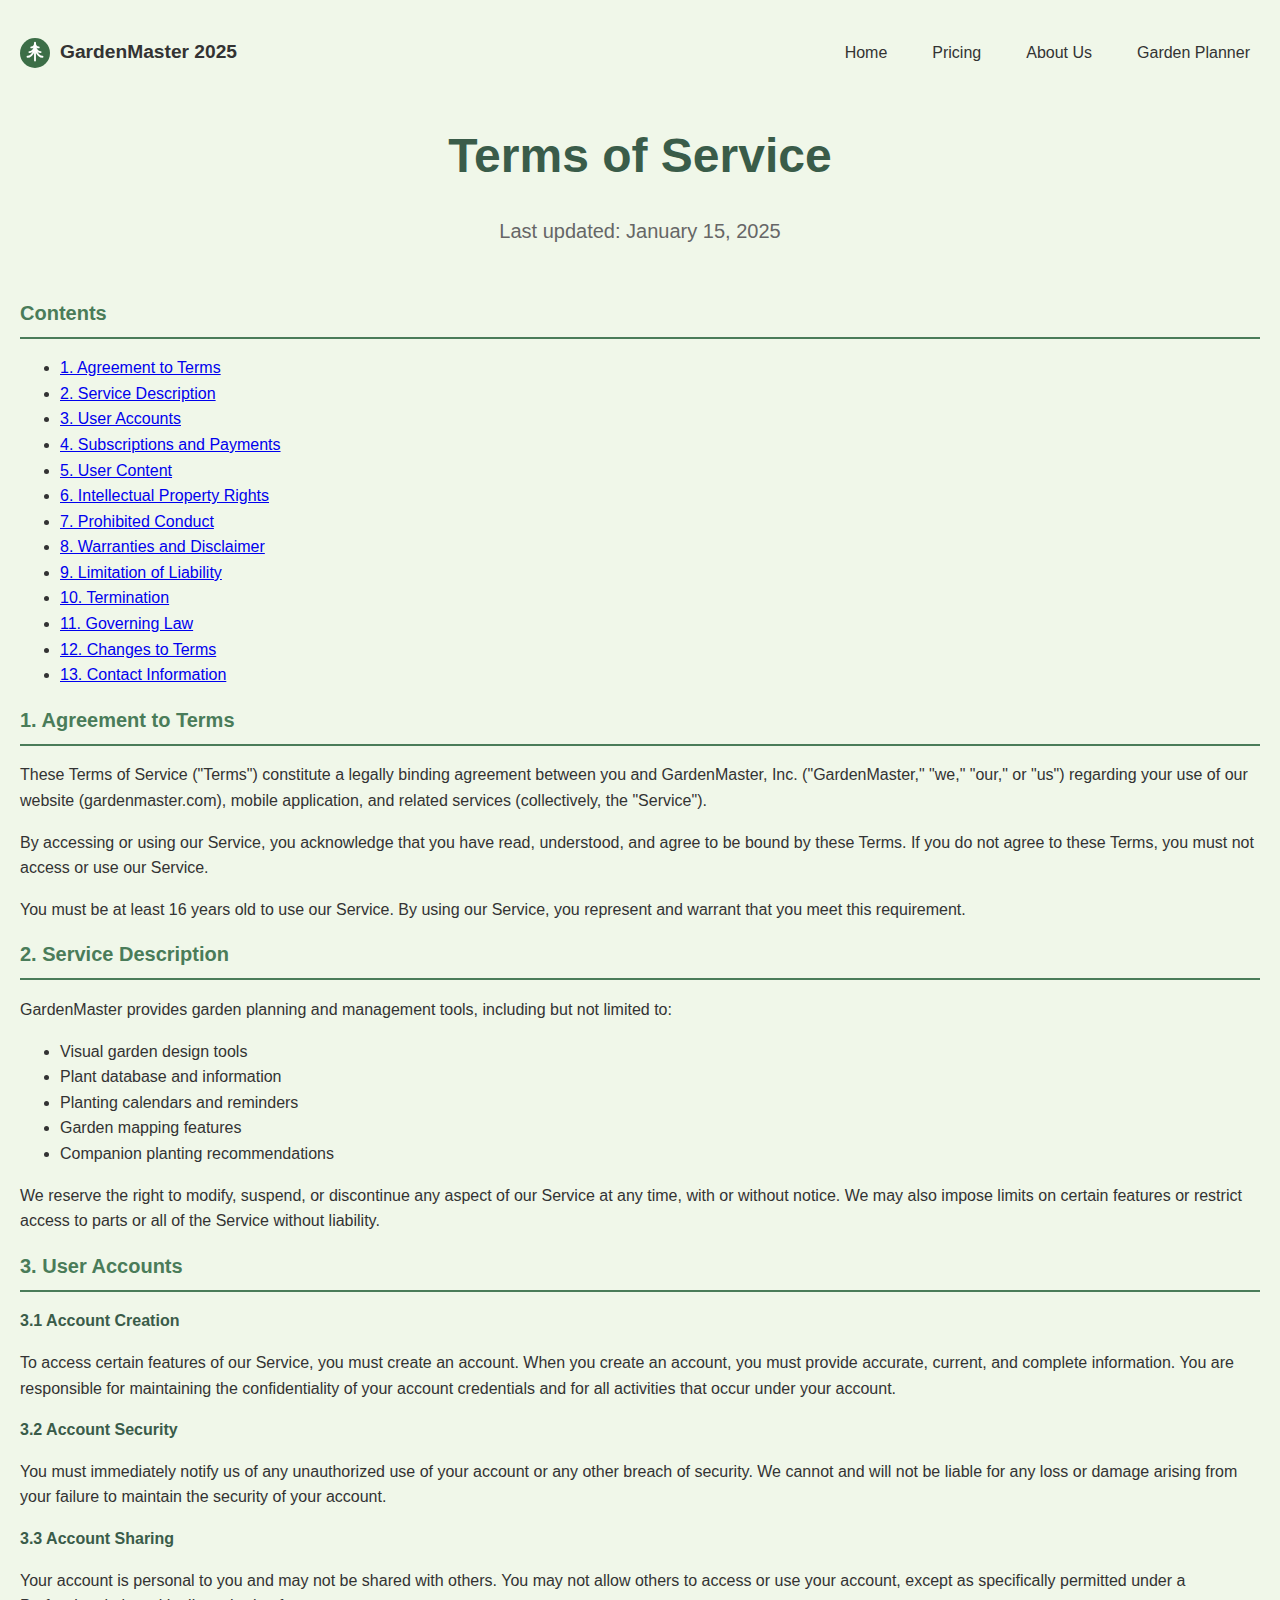
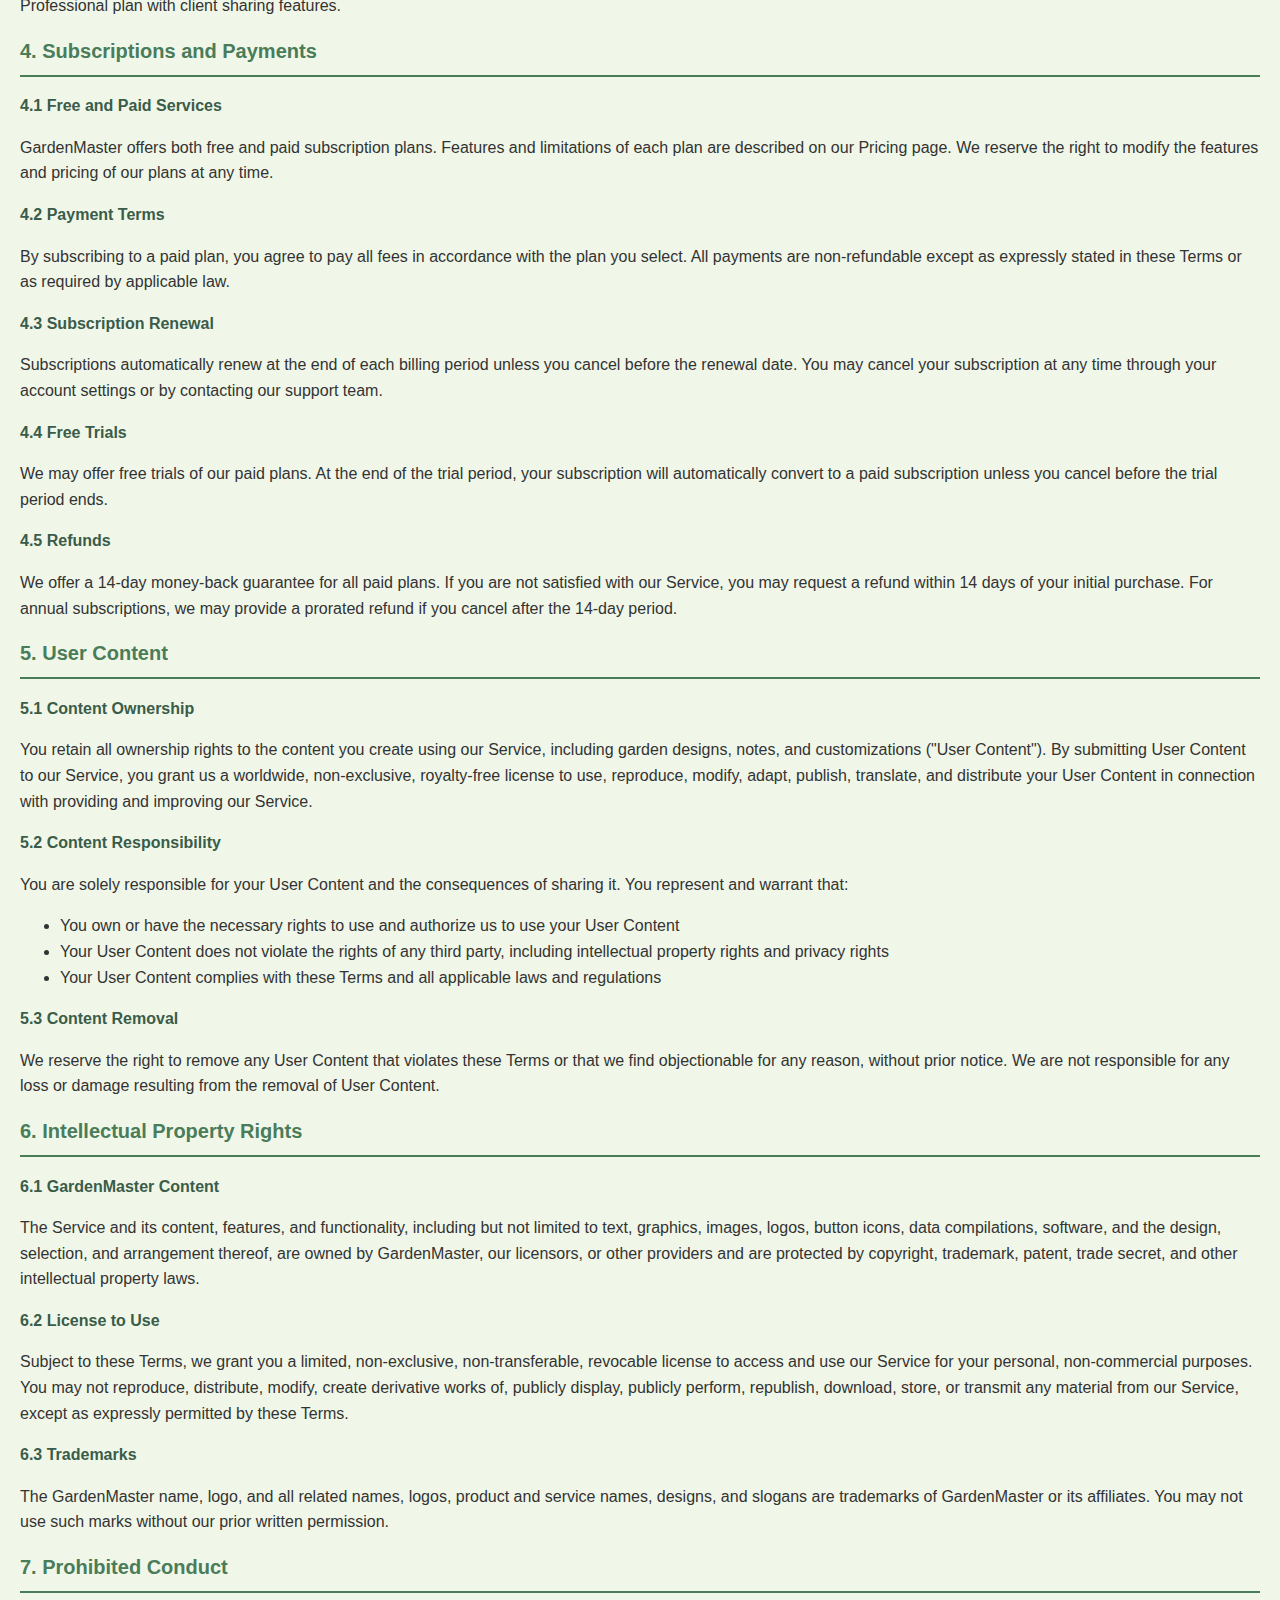
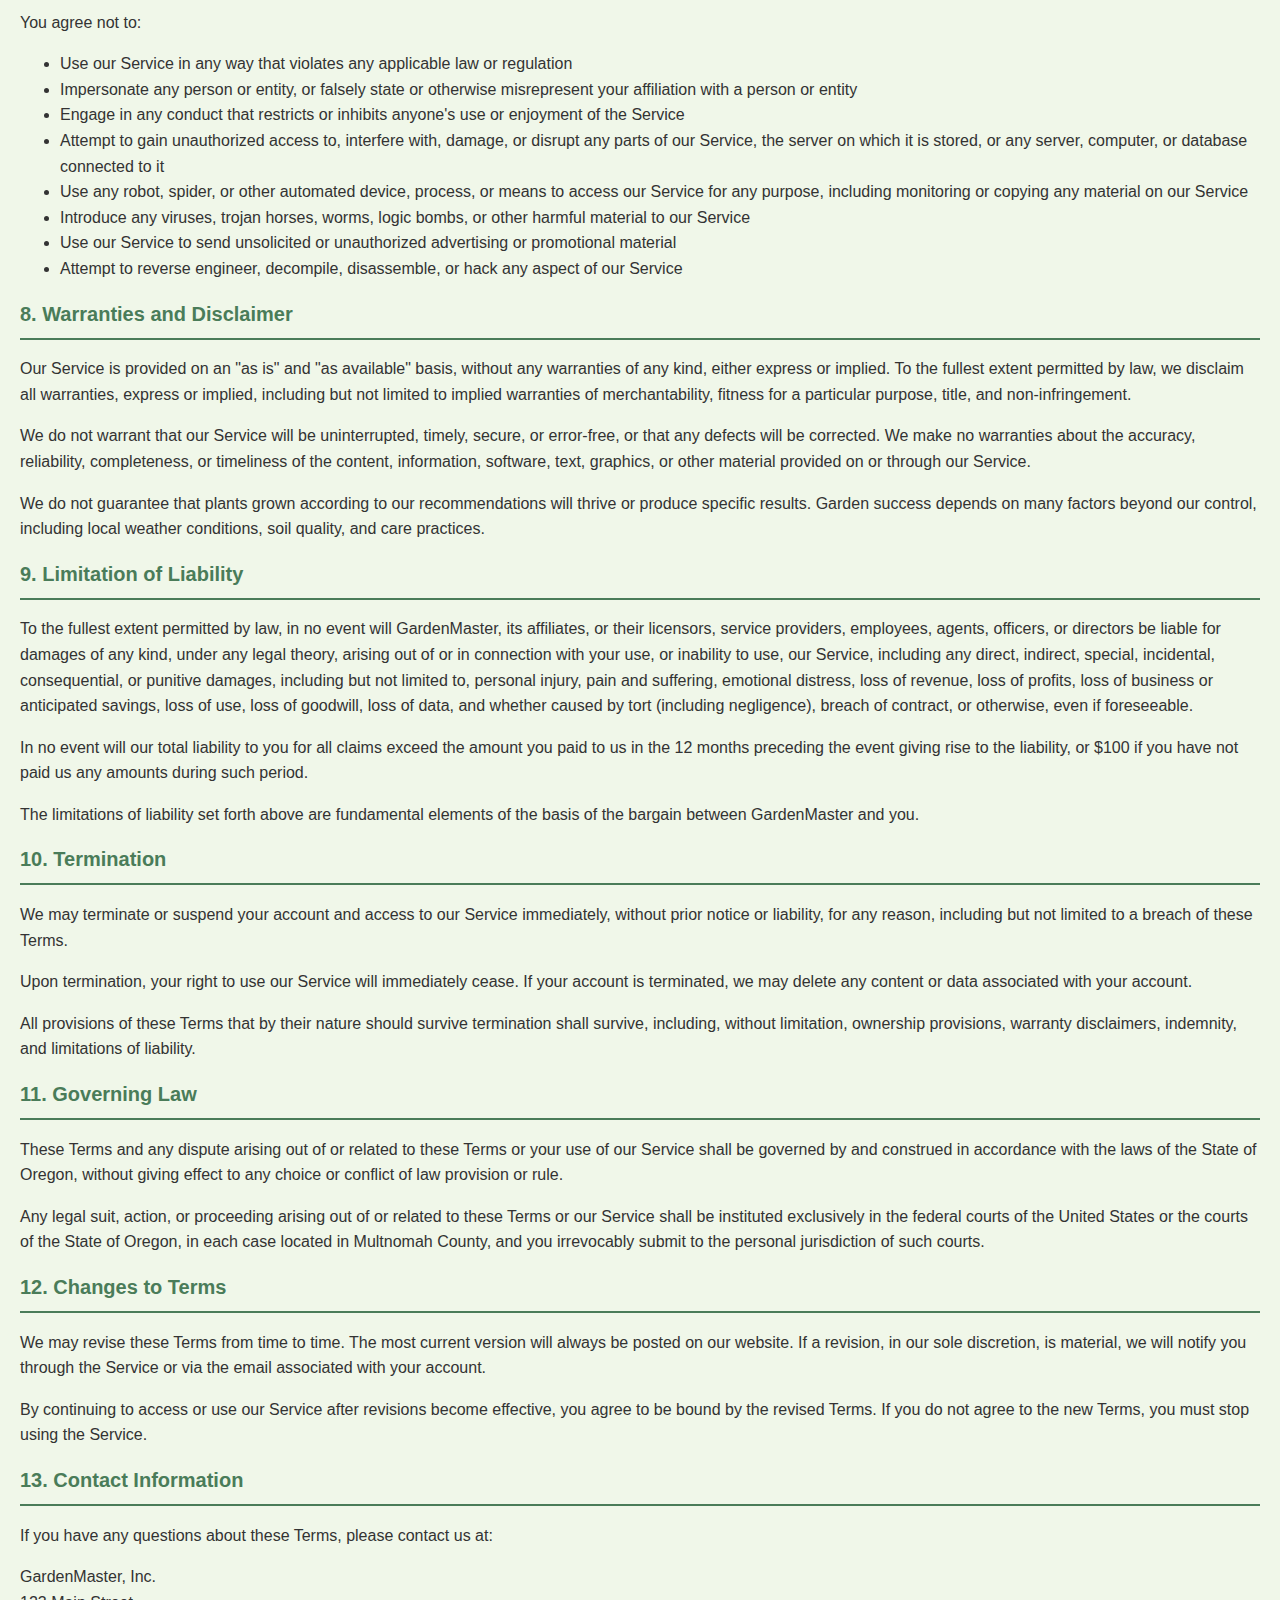
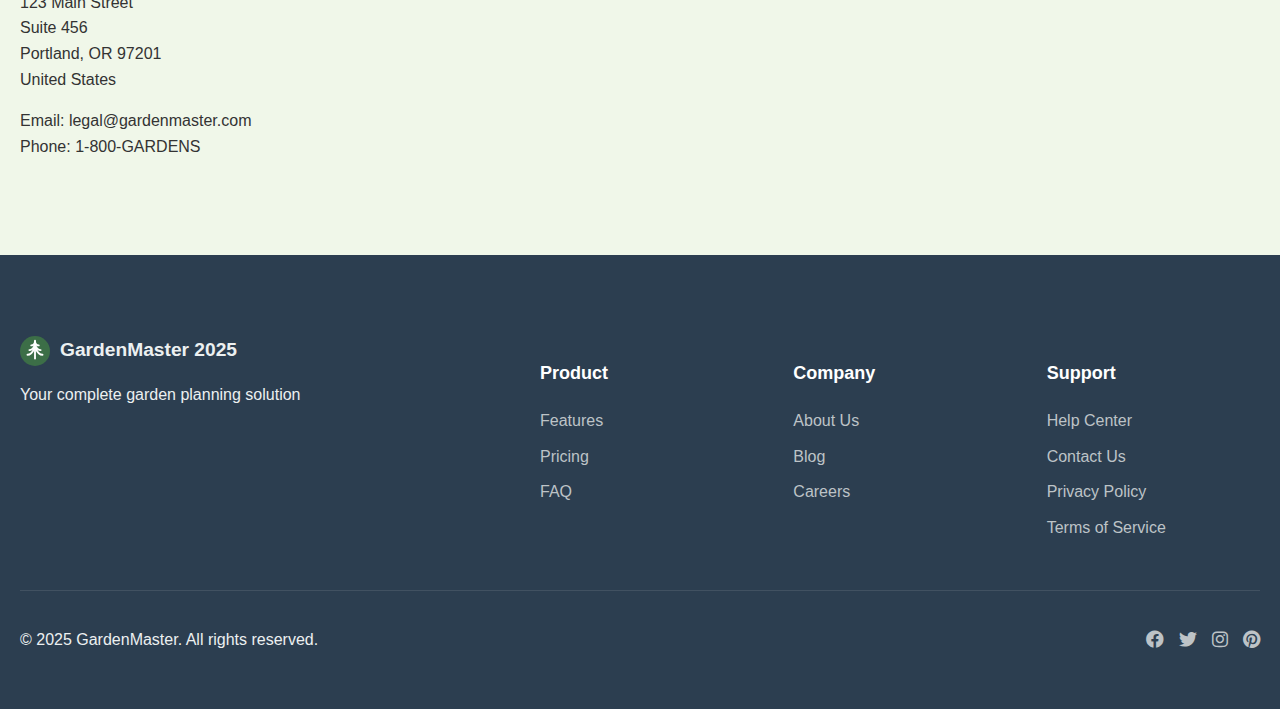
<file: terms.html>
<!DOCTYPE html>
<html lang="en">
<head>
    <meta charset="UTF-8">
    <meta name="viewport" content="width=device-width, initial-scale=1.0">
    <title>Terms of Service - GardenMaster 2025</title>
    <link rel="stylesheet" href="styles.css">
    <link rel="stylesheet" href="https://cdnjs.cloudflare.com/ajax/libs/font-awesome/6.0.0/css/all.min.css">
    <link rel="apple-touch-icon" sizes="180x180" href="/apple-touch-icon.png">
    <link rel="icon" type="image/png" sizes="32x32" href="/favicon-32x32.png">
    <link rel="icon" type="image/png" sizes="16x16" href="/favicon-16x16.png">
    <link rel="manifest" href="/site.webmanifest">
</head>
<body>
    <div class="container">
        <nav class="navbar">
            <a href="index.html" class="logo">
              <img src="garden-favicon.svg" alt="GardenMaster 2025" height="30">
              <span>GardenMaster 2025</span>
            </a>
            <div class="nav-links">
                <a href="index.html">Home</a>
                <a href="pricing.html">Pricing</a>
                <a href="about.html">About Us</a>
                <a href="app.html">Garden Planner</a>
            </div>
        </nav>
        
        <header class="page-header">
            <h1>Terms of Service</h1>
            <p class="subtitle">Last updated: January 15, 2025</p>
        </header>
        
        <section class="legal-document">
            <div class="legal-toc">
                <div class="toc-container">
                    <h2>Contents</h2>
                    <ul>
                        <li><a href="#agreement">1. Agreement to Terms</a></li>
                        <li><a href="#service-description">2. Service Description</a></li>
                        <li><a href="#accounts">3. User Accounts</a></li>
                        <li><a href="#subscriptions">4. Subscriptions and Payments</a></li>
                        <li><a href="#user-content">5. User Content</a></li>
                        <li><a href="#intellectual-property">6. Intellectual Property Rights</a></li>
                        <li><a href="#prohibited-conduct">7. Prohibited Conduct</a></li>
                        <li><a href="#warranties-disclaimer">8. Warranties and Disclaimer</a></li>
                        <li><a href="#limitation-liability">9. Limitation of Liability</a></li>
                        <li><a href="#termination">10. Termination</a></li>
                        <li><a href="#governing-law">11. Governing Law</a></li>
                        <li><a href="#changes">12. Changes to Terms</a></li>
                        <li><a href="#contact">13. Contact Information</a></li>
                    </ul>
                </div>
            </div>
            
            <div class="legal-content">
                <section id="agreement">
                    <h2>1. Agreement to Terms</h2>
                    <p>These Terms of Service ("Terms") constitute a legally binding agreement between you and GardenMaster, Inc. ("GardenMaster," "we," "our," or "us") regarding your use of our website (gardenmaster.com), mobile application, and related services (collectively, the "Service").</p>
                    <p>By accessing or using our Service, you acknowledge that you have read, understood, and agree to be bound by these Terms. If you do not agree to these Terms, you must not access or use our Service.</p>
                    <p>You must be at least 16 years old to use our Service. By using our Service, you represent and warrant that you meet this requirement.</p>
                </section>
                
                <section id="service-description">
                    <h2>2. Service Description</h2>
                    <p>GardenMaster provides garden planning and management tools, including but not limited to:</p>
                    <ul>
                        <li>Visual garden design tools</li>
                        <li>Plant database and information</li>
                        <li>Planting calendars and reminders</li>
                        <li>Garden mapping features</li>
                        <li>Companion planting recommendations</li>
                    </ul>
                    <p>We reserve the right to modify, suspend, or discontinue any aspect of our Service at any time, with or without notice. We may also impose limits on certain features or restrict access to parts or all of the Service without liability.</p>
                </section>
                
                <section id="accounts">
                    <h2>3. User Accounts</h2>
                    
                    <h3>3.1 Account Creation</h3>
                    <p>To access certain features of our Service, you must create an account. When you create an account, you must provide accurate, current, and complete information. You are responsible for maintaining the confidentiality of your account credentials and for all activities that occur under your account.</p>
                    
                    <h3>3.2 Account Security</h3>
                    <p>You must immediately notify us of any unauthorized use of your account or any other breach of security. We cannot and will not be liable for any loss or damage arising from your failure to maintain the security of your account.</p>
                    
                    <h3>3.3 Account Sharing</h3>
                    <p>Your account is personal to you and may not be shared with others. You may not allow others to access or use your account, except as specifically permitted under a Professional plan with client sharing features.</p>
                </section>
                
                <section id="subscriptions">
                    <h2>4. Subscriptions and Payments</h2>
                    
                    <h3>4.1 Free and Paid Services</h3>
                    <p>GardenMaster offers both free and paid subscription plans. Features and limitations of each plan are described on our Pricing page. We reserve the right to modify the features and pricing of our plans at any time.</p>
                    
                    <h3>4.2 Payment Terms</h3>
                    <p>By subscribing to a paid plan, you agree to pay all fees in accordance with the plan you select. All payments are non-refundable except as expressly stated in these Terms or as required by applicable law.</p>
                    
                    <h3>4.3 Subscription Renewal</h3>
                    <p>Subscriptions automatically renew at the end of each billing period unless you cancel before the renewal date. You may cancel your subscription at any time through your account settings or by contacting our support team.</p>
                    
                    <h3>4.4 Free Trials</h3>
                    <p>We may offer free trials of our paid plans. At the end of the trial period, your subscription will automatically convert to a paid subscription unless you cancel before the trial period ends.</p>
                    
                    <h3>4.5 Refunds</h3>
                    <p>We offer a 14-day money-back guarantee for all paid plans. If you are not satisfied with our Service, you may request a refund within 14 days of your initial purchase. For annual subscriptions, we may provide a prorated refund if you cancel after the 14-day period.</p>
                </section>
                
                <section id="user-content">
                    <h2>5. User Content</h2>
                    
                    <h3>5.1 Content Ownership</h3>
                    <p>You retain all ownership rights to the content you create using our Service, including garden designs, notes, and customizations ("User Content"). By submitting User Content to our Service, you grant us a worldwide, non-exclusive, royalty-free license to use, reproduce, modify, adapt, publish, translate, and distribute your User Content in connection with providing and improving our Service.</p>
                    
                    <h3>5.2 Content Responsibility</h3>
                    <p>You are solely responsible for your User Content and the consequences of sharing it. You represent and warrant that:</p>
                    <ul>
                        <li>You own or have the necessary rights to use and authorize us to use your User Content</li>
                        <li>Your User Content does not violate the rights of any third party, including intellectual property rights and privacy rights</li>
                        <li>Your User Content complies with these Terms and all applicable laws and regulations</li>
                    </ul>
                    
                    <h3>5.3 Content Removal</h3>
                    <p>We reserve the right to remove any User Content that violates these Terms or that we find objectionable for any reason, without prior notice. We are not responsible for any loss or damage resulting from the removal of User Content.</p>
                </section>
                
                <section id="intellectual-property">
                    <h2>6. Intellectual Property Rights</h2>
                    
                    <h3>6.1 GardenMaster Content</h3>
                    <p>The Service and its content, features, and functionality, including but not limited to text, graphics, images, logos, button icons, data compilations, software, and the design, selection, and arrangement thereof, are owned by GardenMaster, our licensors, or other providers and are protected by copyright, trademark, patent, trade secret, and other intellectual property laws.</p>
                    
                    <h3>6.2 License to Use</h3>
                    <p>Subject to these Terms, we grant you a limited, non-exclusive, non-transferable, revocable license to access and use our Service for your personal, non-commercial purposes. You may not reproduce, distribute, modify, create derivative works of, publicly display, publicly perform, republish, download, store, or transmit any material from our Service, except as expressly permitted by these Terms.</p>
                    
                    <h3>6.3 Trademarks</h3>
                    <p>The GardenMaster name, logo, and all related names, logos, product and service names, designs, and slogans are trademarks of GardenMaster or its affiliates. You may not use such marks without our prior written permission.</p>
                </section>
                
                <section id="prohibited-conduct">
                    <h2>7. Prohibited Conduct</h2>
                    <p>You agree not to:</p>
                    <ul>
                        <li>Use our Service in any way that violates any applicable law or regulation</li>
                        <li>Impersonate any person or entity, or falsely state or otherwise misrepresent your affiliation with a person or entity</li>
                        <li>Engage in any conduct that restricts or inhibits anyone's use or enjoyment of the Service</li>
                        <li>Attempt to gain unauthorized access to, interfere with, damage, or disrupt any parts of our Service, the server on which it is stored, or any server, computer, or database connected to it</li>
                        <li>Use any robot, spider, or other automated device, process, or means to access our Service for any purpose, including monitoring or copying any material on our Service</li>
                        <li>Introduce any viruses, trojan horses, worms, logic bombs, or other harmful material to our Service</li>
                        <li>Use our Service to send unsolicited or unauthorized advertising or promotional material</li>
                        <li>Attempt to reverse engineer, decompile, disassemble, or hack any aspect of our Service</li>
                    </ul>
                </section>
                
                <section id="warranties-disclaimer">
                    <h2>8. Warranties and Disclaimer</h2>
                    <p>Our Service is provided on an "as is" and "as available" basis, without any warranties of any kind, either express or implied. To the fullest extent permitted by law, we disclaim all warranties, express or implied, including but not limited to implied warranties of merchantability, fitness for a particular purpose, title, and non-infringement.</p>
                    <p>We do not warrant that our Service will be uninterrupted, timely, secure, or error-free, or that any defects will be corrected. We make no warranties about the accuracy, reliability, completeness, or timeliness of the content, information, software, text, graphics, or other material provided on or through our Service.</p>
                    <p>We do not guarantee that plants grown according to our recommendations will thrive or produce specific results. Garden success depends on many factors beyond our control, including local weather conditions, soil quality, and care practices.</p>
                </section>
                
                <section id="limitation-liability">
                    <h2>9. Limitation of Liability</h2>
                    <p>To the fullest extent permitted by law, in no event will GardenMaster, its affiliates, or their licensors, service providers, employees, agents, officers, or directors be liable for damages of any kind, under any legal theory, arising out of or in connection with your use, or inability to use, our Service, including any direct, indirect, special, incidental, consequential, or punitive damages, including but not limited to, personal injury, pain and suffering, emotional distress, loss of revenue, loss of profits, loss of business or anticipated savings, loss of use, loss of goodwill, loss of data, and whether caused by tort (including negligence), breach of contract, or otherwise, even if foreseeable.</p>
                    <p>In no event will our total liability to you for all claims exceed the amount you paid to us in the 12 months preceding the event giving rise to the liability, or $100 if you have not paid us any amounts during such period.</p>
                    <p>The limitations of liability set forth above are fundamental elements of the basis of the bargain between GardenMaster and you.</p>
                </section>
                
                <section id="termination">
                    <h2>10. Termination</h2>
                    <p>We may terminate or suspend your account and access to our Service immediately, without prior notice or liability, for any reason, including but not limited to a breach of these Terms.</p>
                    <p>Upon termination, your right to use our Service will immediately cease. If your account is terminated, we may delete any content or data associated with your account.</p>
                    <p>All provisions of these Terms that by their nature should survive termination shall survive, including, without limitation, ownership provisions, warranty disclaimers, indemnity, and limitations of liability.</p>
                </section>
                
                <section id="governing-law">
                    <h2>11. Governing Law</h2>
                    <p>These Terms and any dispute arising out of or related to these Terms or your use of our Service shall be governed by and construed in accordance with the laws of the State of Oregon, without giving effect to any choice or conflict of law provision or rule.</p>
                    <p>Any legal suit, action, or proceeding arising out of or related to these Terms or our Service shall be instituted exclusively in the federal courts of the United States or the courts of the State of Oregon, in each case located in Multnomah County, and you irrevocably submit to the personal jurisdiction of such courts.</p>
                </section>
                
                <section id="changes">
                    <h2>12. Changes to Terms</h2>
                    <p>We may revise these Terms from time to time. The most current version will always be posted on our website. If a revision, in our sole discretion, is material, we will notify you through the Service or via the email associated with your account.</p>
                    <p>By continuing to access or use our Service after revisions become effective, you agree to be bound by the revised Terms. If you do not agree to the new Terms, you must stop using the Service.</p>
                </section>
                
                <section id="contact">
                    <h2>13. Contact Information</h2>
                    <p>If you have any questions about these Terms, please contact us at:</p>
                    <p>GardenMaster, Inc.<br>
                    123 Main Street<br>
                    Suite 456<br>
                    Portland, OR 97201<br>
                    United States</p>
                    <p>Email: legal@gardenmaster.com<br>
                    Phone: 1-800-GARDENS</p>
                </section>
            </div>
        </section>
    </div>
    
    <footer class="footer">
        <div class="container">
            <div class="footer-content">
                <div class="footer-logo">
                    <a href="index.html" class="logo">
                      <img src="garden-favicon.svg" alt="GardenMaster 2025" height="30">
                      <span>GardenMaster 2025</span>
                    </a>
                    <p>Your complete garden planning solution</p>
                </div>
                
                <div class="footer-links">
                    <div class="footer-column">
                        <h4>Product</h4>
                        <a href="features.html">Features</a>
                        <a href="pricing.html">Pricing</a>
                        <a href="faq.html">FAQ</a>
                    </div>
                    
                    <div class="footer-column">
                        <h4>Company</h4>
                        <a href="about.html">About Us</a>
                        <a href="blog.html">Blog</a>
                        <a href="careers.html">Careers</a>
                    </div>
                    
                    <div class="footer-column">
                        <h4>Support</h4>
                        <a href="help.html">Help Center</a>
                        <a href="contact.html">Contact Us</a>
                        <a href="privacy.html">Privacy Policy</a>
                        <a href="terms.html">Terms of Service</a>
                    </div>
                </div>
            </div>
            
            <div class="footer-bottom">
                <p>&copy; 2025 GardenMaster. All rights reserved.</p>
                <div class="social-icons">
                    <a href="#"><i class="fab fa-facebook"></i></a>
                    <a href="#"><i class="fab fa-twitter"></i></a>
                    <a href="#"><i class="fab fa-instagram"></i></a>
                    <a href="#"><i class="fab fa-pinterest"></i></a>
                </div>
            </div>
        </div>
    </footer>

    <script>
        // Smooth scrolling for anchor links
        document.querySelectorAll('.legal-toc a').forEach(anchor => {
            anchor.addEventListener('click', function(e) {
                e.preventDefault();
                const targetId = this.getAttribute('href');
                const targetElement = document.querySelector(targetId);
                
                if (targetElement) {
                    window.scrollTo({
                        top: targetElement.offsetTop - 100,
                        behavior: 'smooth'
                    });
                }
            });
        });
        
        // Highlight current section
        window.addEventListener('scroll', function() {
            const sections = document.querySelectorAll('.legal-content section');
            let currentSection = '';
            
            sections.forEach(section => {
                const sectionTop = section.offsetTop - 150;
                const sectionHeight = section.clientHeight;
                if (pageYOffset >= sectionTop && pageYOffset < sectionTop + sectionHeight) {
                    currentSection = '#' + section.getAttribute('id');
                }
            });
            
            document.querySelectorAll('.legal-toc a').forEach(link => {
                link.classList.remove('active');
                if (link.getAttribute('href') === currentSection) {
                    link.classList.add('active');
                }
            });
        });
    </script>

    <script src="script.js"></script>
</body>
</html>
</file>
<file: styles.css>
:root {
    --primary-color: #4a7c59;
    --primary-light: #6a9c79;
    --primary-dark: #3a5c49;
    --secondary-color: #e8f4dd;
    --accent-color: #ff7b54;
    --text-color: #333;
    --background-color: #f0f7e9;
    --warning-color: #e67e22;
    --success-color: #27ae60;
    --error-color: #e74c3c;
    --card-shadow: 0 4px 8px rgba(0,0,0,0.1);
    --border-radius: 8px;
}

body {
    font-family: 'Segoe UI', Tahoma, Geneva, Verdana, sans-serif;
    margin: 0;
    padding: 0;
    background-color: var(--background-color);
    color: var(--text-color);
    line-height: 1.6;
}

.container {
    max-width: 1280px;
    margin: 0 auto;
    padding: 20px;
}

/* Navigation bar */
.navbar {
    display: flex;
    justify-content: space-between;
    align-items: center;
    padding: 15px 0;
    margin-bottom: 30px;
}

.logo {
    display: flex;
    align-items: center;
    text-decoration: none;
    color: inherit;
}

.logo img {
    margin-right: 10px;
}

.logo span {
    font-weight: bold;
    font-size: 1.2rem;
}

.nav-links {
    display: flex;
    gap: 25px;
}

.nav-links a {
    color: var(--text-color);
    text-decoration: none;
    font-weight: 500;
    padding: 5px 10px;
    border-radius: 4px;
    transition: all 0.2s;
}

.nav-links a:hover {
    color: var(--primary-color);
    background-color: var(--secondary-color);
}

.nav-links a.active {
    color: var(--primary-color);
    background-color: var(--secondary-color);
    font-weight: 600;
}

.nav-buttons {
    display: flex;
    gap: 15px;
}

/* Home/landing page styles */
.hero {
    display: flex;
    align-items: center;
    gap: 40px;
    margin-bottom: 60px;
    flex-wrap: wrap;
}

.hero-content {
    flex: 1;
    min-width: 300px;
}

.hero-content h1 {
    font-size: 48px;
    line-height: 1.2;
    margin-bottom: 20px;
    color: var(--primary-dark);
}

.hero-tagline {
    font-size: 20px;
    color: #555;
    margin-bottom: 30px;
}

.hero-buttons {
    display: flex;
    gap: 15px;
}

.hero-image {
    flex: 1;
    min-width: 300px;
    max-width: 600px;
    border-radius: 10px;
    overflow: hidden;
    box-shadow: var(--card-shadow);
}

.hero-image img {
    width: 100%;
    height: auto;
    display: block;
}

/* Section styling */
.section-title {
    text-align: center;
    font-size: 36px;
    margin-bottom: 50px;
    color: var(--primary-dark);
}

.features {
    padding: 50px 0;
    margin-bottom: 60px;
}

.feature-cards {
    display: flex;
    gap: 30px;
    flex-wrap: wrap;
    justify-content: center;
}

.feature-card {
    flex: 1;
    min-width: 250px;
    max-width: 350px;
    background-color: white;
    border-radius: var(--border-radius);
    padding: 30px;
    box-shadow: var(--card-shadow);
    transition: transform 0.3s, box-shadow 0.3s;
    text-align: center;
}

.feature-card:hover {
    transform: translateY(-10px);
    box-shadow: 0 10px 20px rgba(0,0,0,0.15);
}

.feature-icon {
    font-size: 48px;
    color: var(--primary-color);
    margin-bottom: 20px;
}

.feature-card h3 {
    font-size: 22px;
    margin-bottom: 15px;
    color: var(--primary-dark);
}

/* CTA Section */
.cta-section {
    background-color: var(--primary-color);
    color: white;
    padding: 60px 30px;
    border-radius: var(--border-radius);
    margin-bottom: 60px;
    text-align: center;
}

.cta-content h2 {
    font-size: 36px;
    margin-bottom: 20px;
    color: white;
    border-bottom: none;
}

.cta-content p {
    font-size: 18px;
    margin-bottom: 30px;
    opacity: 0.9;
}

.cta-buttons {
    display: flex;
    gap: 20px;
    justify-content: center;
}

/* Testimonials */
.testimonials {
    padding: 50px 0;
    margin-bottom: 60px;
}

.testimonial-cards {
    display: flex;
    gap: 30px;
    flex-wrap: wrap;
    justify-content: center;
}

.testimonial-card {
    flex: 1;
    min-width: 300px;
    max-width: 500px;
    background-color: white;
    border-radius: var(--border-radius);
    padding: 30px;
    box-shadow: var(--card-shadow);
}

.testimonial-content {
    font-size: 18px;
    font-style: italic;
    margin-bottom: 20px;
    color: #555;
    line-height: 1.6;
}

.testimonial-author {
    display: flex;
    align-items: center;
    gap: 15px;
}

.testimonial-avatar {
    font-size: 40px;
    color: var(--primary-light);
}

.testimonial-info {
    display: flex;
    flex-direction: column;
}

.testimonial-info strong {
    font-size: 16px;
    color: var(--text-color);
}

.testimonial-info span {
    font-size: 14px;
    color: #777;
}

/* Footer */
.footer {
    background-color: #2c3e50;
    color: #ecf0f1;
    padding: 60px 0 20px;
    margin-top: 60px;
}

.footer-content {
    display: flex;
    justify-content: space-between;
    flex-wrap: wrap;
    gap: 40px;
    margin-bottom: 40px;
}

.footer-logo {
    flex: 2;
    min-width: 200px;
}

.footer-logo .logo {
    margin-bottom: 15px;
}

.footer-links {
    flex: 3;
    display: flex;
    gap: 40px;
    flex-wrap: wrap;
}

.footer-column {
    flex: 1;
    min-width: 150px;
}

.footer-column h4 {
    font-size: 18px;
    margin-bottom: 20px;
    color: white;
}

.footer-column a {
    display: block;
    color: #bdc3c7;
    text-decoration: none;
    margin-bottom: 10px;
    transition: color 0.2s;
}

.footer-column a:hover {
    color: white;
}

.footer-bottom {
    display: flex;
    justify-content: space-between;
    align-items: center;
    padding-top: 20px;
    border-top: 1px solid rgba(255,255,255,0.1);
    flex-wrap: wrap;
    gap: 20px;
}

.social-icons {
    display: flex;
    gap: 15px;
}

.social-icons a {
    color: #bdc3c7;
    font-size: 18px;
    transition: color 0.2s;
}

.social-icons a:hover {
    color: white;
}

.footer-slim {
    padding: 20px 0;
}

.footer-links-inline {
    display: flex;
    gap: 20px;
}

.footer-links-inline a {
    color: #bdc3c7;
    text-decoration: none;
    transition: color 0.2s;
}

.footer-links-inline a:hover {
    color: white;
}

/* Buttons */
.btn {
    display: inline-flex;
    align-items: center;
    justify-content: center;
    gap: 8px;
    padding: 10px 20px;
    border-radius: 6px;
    font-size: 16px;
    font-weight: 500;
    cursor: pointer;
    transition: all 0.2s;
    text-decoration: none;
    border: none;
}

.btn-primary {
    background-color: var(--primary-color);
    color: white;
}

.btn-primary:hover {
    background-color: var(--primary-dark);
}

.btn-secondary {
    background-color: white;
    color: var(--primary-color);
    border: 1px solid var(--primary-color);
}

.btn-secondary:hover {
    background-color: var(--secondary-color);
}

.btn-large {
    padding: 14px 28px;
    font-size: 18px;
}

.btn-full {
    width: 100%;
}

.btn-outline {
    background-color: transparent;
    border: 1px solid #ddd;
    color: #555;
}

.btn-outline:hover {
    border-color: #aaa;
    color: #333;
    background-color: #f5f5f5;
}

.btn-text {
    background-color: transparent;
    color: var(--primary-color);
    padding: 10px 0;
}

.btn-text:hover {
    color: var(--primary-dark);
    text-decoration: underline;
}

/* Pricing Page Styles */
.page-header {
    text-align: center;
    margin-bottom: 50px;
}

.page-header h1 {
    font-size: 48px;
    margin-bottom: 15px;
    color: var(--primary-dark);
}

.subtitle {
    font-size: 20px;
    color: #666;
}

.pricing-toggle {
    display: flex;
    align-items: center;
    justify-content: center;
    gap: 15px;
    margin-bottom: 40px;
}

.toggle-label {
    font-weight: 500;
}

.save-badge {
    display: inline-block;
    background-color: var(--accent-color);
    color: white;
    font-size: 12px;
    padding: 3px 8px;
    border-radius: 20px;
    margin-left: 8px;
}

.switch {
    position: relative;
    display: inline-block;
    width: 60px;
    height: 34px;
}

.switch input {
    opacity: 0;
    width: 0;
    height: 0;
}

.slider {
    position: absolute;
    cursor: pointer;
    top: 0;
    left: 0;
    right: 0;
    bottom: 0;
    background-color: #ccc;
    transition: .4s;
}

.slider:before {
    position: absolute;
    content: "";
    height: 26px;
    width: 26px;
    left: 4px;
    bottom: 4px;
    background-color: white;
    transition: .4s;
}

input:checked + .slider {
    background-color: var(--primary-color);
}

input:focus + .slider {
    box-shadow: 0 0 1px var(--primary-color);
}

input:checked + .slider:before {
    transform: translateX(26px);
}

.slider.round {
    border-radius: 34px;
}

.slider.round:before {
    border-radius: 50%;
}

.pricing-plans {
    display: flex;
    gap: 30px;
    flex-wrap: wrap;
    justify-content: center;
    margin-bottom: 60px;
}

.pricing-card {
    flex: 1;
    min-width: 300px;
    max-width: 380px;
    background-color: white;
    border-radius: var(--border-radius);
    overflow: hidden;
    box-shadow: var(--card-shadow);
    position: relative;
    transition: transform 0.3s, box-shadow 0.3s;
}

.pricing-card:hover {
    transform: translateY(-10px);
    box-shadow: 0 15px 30px rgba(0,0,0,0.15);
}

.pricing-card.popular {
    transform: scale(1.05);
    border: 2px solid var(--primary-color);
    z-index: 1;
}

.pricing-card.popular:hover {
    transform: scale(1.05) translateY(-10px);
}

.popularity-badge {
    position: absolute;
    top: 15px;
    right: 15px;
    background-color: var(--primary-color);
    color: white;
    padding: 5px 15px;
    border-radius: 20px;
    font-size: 14px;
    font-weight: 500;
}

.pricing-header {
    padding: 30px;
    text-align: center;
    border-bottom: 1px solid #eee;
}

.pricing-header h3 {
    font-size: 24px;
    margin-bottom: 15px;
    color: var(--primary-dark);
}

.price {
    margin-bottom: 15px;
}

.currency {
    font-size: 24px;
    font-weight: 500;
    vertical-align: top;
    display: inline-block;
    margin-top: 5px;
}

.amount {
    font-size: 48px;
    font-weight: 700;
    line-height: 1;
    color: var(--primary-dark);
}

.period {
    font-size: 16px;
    color: #777;
}

.pricing-description {
    font-size: 16px;
    color: #666;
}

.pricing-features {
    padding: 30px;
}

.pricing-features ul {
    list-style: none;
    padding: 0;
    margin: 0;
}

.pricing-features li {
    padding: 10px 0;
    border-bottom: 1px solid #eee;
}

.pricing-features li:last-child {
    border-bottom: none;
}

.pricing-features li i {
    margin-right: 10px;
    color: var(--primary-color);
}

.pricing-features li.not-included {
    color: #999;
}

.pricing-features li.not-included i {
    color: #ddd;
}

.pricing-cta {
    padding: 0 30px 30px;
}

.faq-section {
    margin-bottom: 60px;
}

.faq-container {
    max-width: 800px;
    margin: 0 auto;
}

.faq-item {
    margin-bottom: 15px;
    border: 1px solid #e1e1e1;
    border-radius: var(--border-radius);
    overflow: hidden;
    background-color: white;
}

.faq-question {
    padding: 20px;
    cursor: pointer;
    display: flex;
    justify-content: space-between;
    align-items: center;
    background-color: white;
    transition: background-color 0.3s;
}

.faq-question h3 {
    margin: 0;
    font-size: 18px;
    color: var(--text-color);
}

.faq-toggle {
    color: #777;
    transition: transform 0.3s;
}

.faq-answer {
    padding: 0 20px;
    max-height: 0;
    overflow: hidden;
    transition: max-height 0.3s, padding 0.3s;
}

.faq-item.active .faq-question {
    background-color: #f9f9f9;
}

.faq-item.active .faq-toggle {
    transform: rotate(180deg);
}

.faq-item.active .faq-answer {
    max-height: 1000px;
    padding: 0 20px 20px;
}

/* Auth Pages (Sign in / Sign up) */
.auth-container {
    display: flex;
    max-width: 1000px;
    margin: 0 auto 50px;
    box-shadow: 0 10px 30px rgba(0,0,0,0.1);
    border-radius: var(--border-radius);
    overflow: hidden;
}

.auth-card {
    flex: 1;
    background-color: white;
    padding: 40px;
    min-width: 400px;
}

.auth-header {
    text-align: center;
    margin-bottom: 30px;
}

.auth-header h1 {
    font-size: 32px;
    margin-bottom: 10px;
    color: var(--primary-dark);
}

.auth-header p {
    color: #666;
}

.auth-form {
    margin-bottom: 30px;
}

.form-group {
    margin-bottom: 20px;
}

.form-row {
    display: flex;
    gap: 20px;
    margin-bottom: 20px;
}

.form-row .form-group {
    flex: 1;
    margin-bottom: 0;
}

.form-group label {
    display: block;
    margin-bottom: 8px;
    font-weight: 500;
}

.form-group input {
    width: 100%;
    padding: 12px 15px;
    border: 1px solid #ddd;
    border-radius: 6px;
    font-size: 16px;
    transition: border-color 0.3s, box-shadow 0.3s;
}

.form-group input:focus {
    border-color: var(--primary-color);
    box-shadow: 0 0 0 2px rgba(74, 124, 89, 0.2);
    outline: none;
}

.password-header {
    display: flex;
    justify-content: space-between;
    margin-bottom: 8px;
}

.forgot-password {
    font-size: 14px;
    color: var(--primary-color);
    text-decoration: none;
}

.forgot-password:hover {
    text-decoration: underline;
}

.input-with-icon {
    position: relative;
}

.input-with-icon i {
    position: absolute;
    left: 15px;
    top: 50%;
    transform: translateY(-50%);
    color: #999;
}

.input-with-icon input {
    padding-left: 45px;
}

.password-toggle {
    position: absolute;
    right: 15px;
    top: 50%;
    transform: translateY(-50%);
    cursor: pointer;
    color: #999;
}

.password-strength {
    margin-top: 10px;
}

.strength-meter {
    height: 5px;
    background-color: #eee;
    border-radius: 3px;
    margin-bottom: 5px;
}

.strength-bar {
    height: 100%;
    width: 0;
    border-radius: 3px;
    transition: width 0.3s, background-color 0.3s;
}

.strength-text {
    font-size: 12px;
    color: #777;
    margin: 0;
}

.checkbox-container {
    display: flex;
    align-items: center;
    position: relative;
    padding-left: 35px;
    cursor: pointer;
    user-select: none;
}

.checkbox-container input {
    position: absolute;
    opacity: 0;
    cursor: pointer;
    width: auto;
}

.checkmark {
    position: absolute;
    top: 0;
    left: 0;
    height: 24px;
    width: 24px;
    background-color: #eee;
    border: 1px solid #ddd;
    border-radius: 4px;
    transition: all 0.2s;
}

.checkbox-container:hover input ~ .checkmark {
    background-color: #ddd;
}

.checkbox-container input:checked ~ .checkmark {
    background-color: var(--primary-color);
    border-color: var(--primary-color);
}

.checkmark:after {
    content: "";
    position: absolute;
    display: none;
}

.checkbox-container input:checked ~ .checkmark:after {
    display: block;
}

.checkbox-container .checkmark:after {
    left: 9px;
    top: 5px;
    width: 5px;
    height: 10px;
    border: solid white;
    border-width: 0 2px 2px 0;
    transform: rotate(45deg);
}

.label-text {
    font-size: 14px;
}

.remember-me {
    margin-bottom: 25px;
}

.auth-divider {
    text-align: center;
    position: relative;
    margin: 30px 0;
}

.auth-divider::before {
    content: '';
    position: absolute;
    left: 0;
    top: 50%;
    width: 100%;
    height: 1px;
    background-color: #eee;
}

.auth-divider span {
    background-color: white;
    padding: 0 15px;
    position: relative;
    color: #999;
    font-size: 14px;
}

.social-auth {
    display: flex;
    flex-direction: column;
    gap: 15px;
    margin-bottom: 30px;
}

.btn-social {
    display: flex;
    align-items: center;
    justify-content: center;
    gap: 10px;
    padding: 12px;
    border-radius: 6px;
    font-weight: 500;
    cursor: pointer;
    transition: all 0.2s;
    border: 1px solid #eee;
    background-color: white;
    color: #555;
}

.btn-google:hover {
    background-color: #f1f1f1;
}

.btn-facebook {
    background-color: #3b5998;
    color: white;
    border: none;
}

.btn-facebook:hover {
    background-color: #344e86;
}

.btn-apple {
    background-color: #000;
    color: white;
    border: none;
}

.btn-apple:hover {
    background-color: #333;
}

.auth-footer {
    text-align: center;
    color: #666;
}

.auth-footer a {
    color: var(--primary-color);
    text-decoration: none;
    font-weight: 500;
}

.auth-footer a:hover {
    text-decoration: underline;
}

.auth-image {
    flex: 1;
    position: relative;
    min-height: 500px;
    display: none;
}

.auth-image img {
    width: 100%;
    height: 100%;
    object-fit: cover;
}

.auth-image-overlay {
    position: absolute;
    top: 0;
    left: 0;
    width: 100%;
    height: 100%;
    background-color: rgba(0,0,0,0.4);
    display: flex;
    align-items: center;
    justify-content: center;
    padding: 40px;
}

.auth-image-text {
    color: white;
    text-align: center;
    max-width: 400px;
}

.auth-image-text h2 {
    font-size: 28px;
    margin-bottom: 15px;
    font-weight: 400;
    border: none;
    color: white;
}

/* App styles */
.app-header {
    display: flex;
    justify-content: space-between;
    align-items: center;
    margin-bottom: 30px;
}

.app-header h1 {
    margin: 0;
    color: var(--primary-dark);
}

.app-actions {
    display: flex;
    gap: 15px;
}

/* User menu dropdown */
.user-menu {
    position: relative;
}

.user-button {
    display: flex;
    align-items: center;
    gap: 8px;
    background: none;
    border: none;
    padding: 8px 12px;
    cursor: pointer;
    font-size: 16px;
    color: var(--text-color);
    border-radius: 4px;
    transition: background-color 0.2s;
}

.user-button:hover {
    background-color: #f5f5f5;
}

.username {
    font-weight: 500;
}

.dropdown-menu {
    position: absolute;
    top: 100%;
    right: 0;
    width: 200px;
    background-color: white;
    border-radius: 6px;
    box-shadow: 0 10px 20px rgba(0,0,0,0.1);
    padding: 10px 0;
    z-index: 100;
    display: none;
}

.dropdown-menu.show {
    display: block;
    animation: fadeIn 0.2s ease-in;
}

.dropdown-menu a {
    display: flex;
    align-items: center;
    gap: 10px;
    padding: 10px 20px;
    color: var(--text-color);
    text-decoration: none;
    transition: background-color 0.2s;
}

.dropdown-menu a:hover {
    background-color: #f5f5f5;
}

.dropdown-divider {
    height: 1px;
    background-color: #eee;
    margin: 8px 0;
}

/* Main content */
main {
    display: flex;
    gap: 25px;
    flex-wrap: wrap;
}

/* Sidebar Styles */
.sidebar {
    flex: 1;
    min-width: 280px;
    max-width: 320px;
    background-color: white;
    padding: 20px;
    border-radius: var(--border-radius);
    box-shadow: var(--card-shadow);
    display: flex;
    flex-direction: column;
    gap: 20px;
}

.search-container {
    border-bottom: 1px solid #eee;
    padding-bottom: 15px;
}

.search-box {
    position: relative;
    margin-bottom: 15px;
}

.search-box input {
    padding: 10px 36px 10px 12px;
    border: 1px solid #ddd;
    border-radius: 4px;
    width: 100%;
    font-size: 14px;
    transition: border-color 0.3s, box-shadow 0.3s;
}

.search-box input:focus {
    border-color: var(--primary-color);
    box-shadow: 0 0 0 3px rgba(74, 124, 89, 0.2);
    outline: none;
}

.search-box .clear-search {
    position: absolute;
    right: 10px;
    top: 50%;
    transform: translateY(-50%);
    cursor: pointer;
    color: #999;
    width: 20px;
    height: 20px;
    display: flex;
    align-items: center;
    justify-content: center;
    border-radius: 50%;
    transition: background-color 0.2s;
}

.search-box .clear-search:hover {
    background-color: rgba(0,0,0,0.05);
    color: #666;
}

.category-filter {
    display: flex;
    flex-direction: column;
    gap: 5px;
}

.category-filter label {
    font-weight: 500;
    font-size: 14px;
}

.category-filter select {
    padding: 8px 12px;
    border: 1px solid #ddd;
    border-radius: 4px;
    font-size: 14px;
    background-color: white;
}

.plant-list-container {
    flex: 1;
    display: flex;
    flex-direction: column;
    border-bottom: 1px solid #eee;
    padding-bottom: 15px;
}

.plant-database-intro {
    background-color: #f0f7e9;
    padding: 15px;
    border-radius: 8px;
    margin-bottom: 20px;
    border-left: 4px solid var(--primary-color);
}

.plant-database-intro h2 {
    margin-top: 0;
    border-bottom: none;
    color: var(--primary-dark);
}

.plant-database-intro p {
    margin-bottom: 0;
}

.plant-list {
    max-height: 300px;
    overflow-y: auto;
    border: 1px solid #ddd;
    border-radius: 4px;
    background-color: #fafafa;
    scrollbar-width: thin;
}

.plant-list::-webkit-scrollbar {
    width: 6px;
}

.plant-list::-webkit-scrollbar-thumb {
    background-color: rgba(0,0,0,0.2);
    border-radius: 3px;
}

.plant-item {
    display: flex;
    align-items: center;
    padding: 10px 12px;
    border-bottom: 1px solid #eee;
    cursor: pointer;
    transition: background-color 0.2s;
}

.plant-item:last-child {
    border-bottom: none;
}

.plant-item:hover {
    background-color: var(--secondary-color);
}

.plant-item.selected {
    background-color: var(--primary-light);
    color: white;
}

.plant-emoji {
    font-size: 24px;
    margin-right: 12px;
    width: 30px;
    height: 30px;
    display: flex;
    align-items: center;
    justify-content: center;
}

.plant-list-help {
    padding: 10px;
    background-color: #f8f9fa;
    border-radius: 4px;
    margin-top: 10px;
    font-size: 13px;
}

.plant-list-help i {
    color: var(--primary-color);
    margin-right: 5px;
}

.no-results {
    display: flex;
    flex-direction: column;
    align-items: center;
    justify-content: center;
    padding: 30px 15px;
    text-align: center;
    color: #888;
}

.no-results i {
    font-size: 24px;
    margin-bottom: 10px;
    opacity: 0.5;
}

.clear-filters-btn {
    background-color: var(--primary-light);
    color: white;
    border: none;
    padding: 8px 15px;
    border-radius: 4px;
    margin-top: 10px;
    cursor: pointer;
    font-size: 13px;
    transition: background-color 0.2s;
}

.clear-filters-btn:hover {
    background-color: var(--primary-color);
}

.calendar-container {
    background-color: #f8f9fa;
    border-radius: 6px;
    padding: 15px;
}

.planting-date-container {
    display: flex;
    flex-direction: column;
    margin-bottom: 15px;
    gap: 5px;
}

.planting-date-container label {
    font-weight: 500;
    font-size: 14px;
}

.planting-date {
    padding: 8px;
    border: 1px solid #ddd;
    border-radius: 4px;
}

.calendar {
    width: 100%;
    border-collapse: collapse;
    font-size: 13px;
}

.calendar thead {
    background-color: var(--primary-color);
    color: white;
}

.calendar th, .calendar td {
    padding: 8px;
    border: 1px solid #ddd;
}

.calendar th {
    text-align: left;
}

/* Garden Area Styles */
.garden-area {
    flex: 3;
    min-width: 600px;
    background-color: white;
    border-radius: var(--border-radius);
    box-shadow: var(--card-shadow);
    padding: 25px;
    display: flex;
    flex-direction: column;
}

.tab-buttons {
    display: flex;
    margin-bottom: 20px;
    border-bottom: 1px solid #ddd;
    padding-bottom: 10px;
    flex-wrap: wrap;
}

.tab-button {
    padding: 10px 18px;
    background-color: #f5f5f5;
    border: 1px solid #ddd;
    border-bottom: none;
    border-radius: 6px 6px 0 0;
    margin-right: 5px;
    margin-bottom: 5px;
    cursor: pointer;
    font-weight: 500;
    transition: all 0.2s;
}

.tab-button i {
    margin-right: 6px;
}

.tab-button:hover {
    background-color: var(--secondary-color);
}

.tab-button.active {
    background-color: var(--primary-color);
    color: white;
    border-color: var(--primary-color);
}

.tab-content {
    display: none;
}

.tab-content.active {
    display: block;
    animation: fadeIn 0.3s ease-in;
}

@keyframes fadeIn {
    from { opacity: 0; }
    to { opacity: 1; }
}

.garden-controls {
    display: flex;
    justify-content: space-between;
    align-items: center;
    margin-bottom: 25px;
    padding-bottom: 15px;
    border-bottom: 1px solid #eee;
    flex-wrap: wrap;
    gap: 15px;
}

.garden-size-control {
    display: flex;
    align-items: center;
    gap: 10px;
}

.garden-size-control label {
    font-weight: 500;
}

.garden-size-control select {
    padding: 8px 12px;
    border: 1px solid #ddd;
    border-radius: 4px;
    min-width: 80px;
}

.garden-buttons {
    display: flex;
    gap: 10px;
    flex-wrap: wrap;
}

.garden-buttons button {
    background-color: var(--primary-color);
    color: white;
    border: none;
    padding: 10px 15px;
    border-radius: 4px;
    cursor: pointer;
    font-weight: 500;
    transition: background-color 0.2s;
    display: flex;
    align-items: center;
    gap: 8px;
}

.garden-buttons button:hover {
    background-color: var(--primary-light);
}

.garden-buttons button:active {
    background-color: var(--primary-dark);
}

.garden-layout {
    display: flex;
    gap: 25px;
    flex-wrap: wrap;
}

.garden-grid {
    display: grid;
    grid-template-columns: repeat(10, 50px);
    grid-template-rows: repeat(10, 50px);
    gap: 3px;
    margin: 0 auto;
    background-color: #f8f8f8;
    padding: 10px;
    border-radius: 8px;
    box-shadow: inset 0 0 5px rgba(0,0,0,0.1);
}

.grid-cell {
    background-color: var(--secondary-color);
    border: 1px solid #c1d8b4;
    display: flex;
    align-items: center;
    justify-content: center;
    font-size: 28px;
    cursor: pointer;
    position: relative;
    transition: all 0.2s;
    border-radius: 4px;
}

.grid-cell:hover {
    background-color: #d0e6c0;
    transform: scale(1.05);
    z-index: 5;
    box-shadow: 0 2px 5px rgba(0,0,0,0.1);
}

.grid-cell .plant-label {
    position: absolute;
    bottom: 2px;
    left: 2px;
    right: 2px;
    font-size: 9px;
    text-align: center;
    background-color: rgba(255, 255, 255, 0.8);
    border-radius: 2px;
    padding: 1px 3px;
    opacity: 0.9;
    font-weight: 500;
    white-space: nowrap;
    overflow: hidden;
    text-overflow: ellipsis;
}

.grid-cell:hover .plant-label {
    opacity: 1;
    background-color: white;
    z-index: 6;
}

.garden-instructions {
    max-width: 300px;
    background-color: #f9fbf7;
    padding: 20px;
    border-radius: 8px;
    border-left: 4px solid var(--primary-color);
}

.garden-instructions h3 {
    color: var(--primary-color);
    margin-top: 0;
}

.garden-instructions ol {
    padding-left: 20px;
}

.garden-instructions li {
    margin-bottom: 8px;
}

.companion-tip {
    background-color: #fff8e1;
    padding: 10px;
    border-radius: 4px;
    border-left: 3px solid #ffc107;
    margin-top: 15px;
    font-size: 14px;
}

.companion-tip i {
    color: #f57c00;
    margin-right: 5px;
}

/* Plant Info Panel */
.plant-info-panel {
    padding: 20px;
    background-color: #f9fbf7;
    border-radius: 8px;
    border: 1px solid #eee;
}

.plant-info-placeholder {
    display: flex;
    flex-direction: column;
    align-items: center;
    justify-content: center;
    padding: 40px 0;
    color: #aaa;
    text-align: center;
}

.plant-info-placeholder .plant-icon {
    font-size: 48px;
    margin-bottom: 15px;
    color: var(--primary-light);
}

.plant-detail-header {
    display: flex;
    align-items: center;
    margin-bottom: 20px;
    background-color: var(--primary-color);
    padding: 15px;
    border-radius: 8px;
    color: white;
}

.plant-detail-emoji {
    font-size: 40px;
    margin-right: 20px;
    background-color: white;
    width: 60px;
    height: 60px;
    display: flex;
    align-items: center;
    justify-content: center;
    border-radius: 50%;
    box-shadow: 0 2px 5px rgba(0,0,0,0.2);
}

.plant-detail-header h2 {
    color: white;
    margin: 0;
    padding: 0;
    border: none;
}

/* Timeline Styles */
.timeline-container {
    padding: 15px;
    margin: 0;
}

.timeline-intro {
    color: #666;
    margin-bottom: 20px;
}

.month-timeline {
    display: flex;
    margin: 20px 0;
    border: 1px solid #ddd;
    border-radius: 6px;
    overflow: hidden;
}

.month {
    flex: 1;
    min-width: 70px;
    text-align: center;
    padding: 10px;
    border-right: 1px solid #ddd;
    position: relative;
    font-weight: 500;
    background-color: #f5f5f5;
}

.month:last-child {
    border-right: none;
}

.month.current {
    background-color: var(--primary-light);
    color: white;
}

.planting-timelines {
    border: 1px solid #ddd;
    border-radius: 6px;
    padding: 20px;
    background-color: white;
}

.plant-timeline {
    margin-bottom: 20px;
    position: relative;
}

.plant-timeline-label {
    display: flex;
    align-items: center;
    margin-bottom: 8px;
    font-weight: 500;
}

.timeline-bar {
    height: 24px;
    display: flex;
    border-radius: 4px;
    overflow: hidden;
    box-shadow: 0 1px 3px rgba(0,0,0,0.1);
}

.timeline-segment {
    text-align: center;
    color: white;
    display: flex;
    align-items: center;
    justify-content: center;
    font-size: 12px;
    font-weight: 600;
}

.timeline-segment.sowing {
    background-color: #3498db;
}

.timeline-segment.growing {
    background-color: #2ecc71;
}

.timeline-segment.harvesting {
    background-color: #e67e22;
}

/* Compatibility Indicators */
.compatibility-indicator {
    display: inline-block;
    width: 12px;
    height: 12px;
    border-radius: 50%;
    margin-right: 5px;
}

.compatibility-good {
    background-color: var(--success-color);
}

.compatibility-bad {
    background-color: var(--error-color);
}

/* Notification */
.notification {
    position: fixed;
    top: 20px;
    right: 20px;
    padding: 15px 20px;
    background-color: #333;
    color: white;
    border-radius: 6px;
    box-shadow: 0 4px 12px rgba(0,0,0,0.25);
    z-index: 1000;
    opacity: 0;
    transform: translateY(-20px);
    transition: opacity 0.3s, transform 0.3s;
    max-width: 350px;
}

.notification.success {
    background-color: var(--success-color);
}

.notification.warning {
    background-color: var(--warning-color);
}

.notification.error {
    background-color: var(--error-color);
}

.notification.show {
    opacity: 1;
    transform: translateY(0);
}

/* Tooltip */
.tooltip {
    position: absolute;
    background-color: rgba(0, 0, 0, 0.8);
    color: white;
    padding: 8px 12px;
    border-radius: 4px;
    z-index: 100;
    pointer-events: none;
    opacity: 0;
    transition: opacity 0.2s;
    font-size: 13px;
    max-width: 220px;
    box-shadow: 0 2px 10px rgba(0,0,0,0.2);
}

/* Typography */
h2 {
    color: var(--primary-color);
    border-bottom: 2px solid var(--primary-color);
    padding-bottom: 8px;
    margin-top: 0;
    font-size: 20px;
}

h3 {
    font-size: 16px;
    margin-bottom: 10px;
    color: var(--primary-dark);
}

/* Logout button */
.logout-button {
  background-color: #f44336;
  color: white;
  padding: 8px 16px;
  border: none;
  border-radius: 4px;
  cursor: pointer;
  margin: 10px;
}

.logout-button:hover {
  background-color: #d32f2f;
}

/* Responsive Design */
@media (min-width: 768px) {
    .auth-image {
        display: block;
    }
}

@media (max-width: 1200px) {
    .garden-layout {
        flex-direction: column;
    }
    
    .garden-grid {
        margin: 0 auto 20px auto;
    }
    
    .garden-instructions {
        max-width: none;
    }
    
    .hero {
        flex-direction: column;
    }
    
    .hero-image {
        max-width: none;
    }
}

@media (max-width: 900px) {
    main {
        flex-direction: column;
    }
    
    .sidebar {
        max-width: none;
        margin-bottom: 20px;
    }
    
    .pricing-card {
        max-width: none;
    }
    
    .pricing-card.popular {
        transform: scale(1);
    }
    
    .pricing-card.popular:hover {
        transform: translateY(-10px);
    }
}

@media (max-width: 768px) {
    .garden-controls {
        flex-direction: column;
        align-items: flex-start;
    }
    
    .garden-grid {
        grid-template-columns: repeat(8, 45px);
        grid-template-rows: repeat(8, 45px);
    }
    
    .tab-buttons {
        flex-wrap: nowrap;
        overflow-x: auto;
        padding-bottom: 15px;
    }
    
    .tab-button {
        flex: 1;
        min-width: fit-content;
        white-space: nowrap;
    }
    
    .auth-container {
        flex-direction: column;
    }
    
    .auth-card {
        min-width: auto;
    }
    
    .form-row {
        flex-direction: column;
        gap: 20px;
    }
    
    .navbar {
        flex-direction: column;
        gap: 15px;
    }
    
    .nav-buttons {
        width: 100%;
        justify-content: center;
    }
}

/* Map View Styles */
.map-container {
  margin-bottom: 20px;
  border: 1px solid #ddd;
  border-radius: 4px;
  overflow: hidden;
}

#garden-map {
  height: 500px;
  width: 100%;
}

.map-controls {
  display: flex;
  flex-wrap: wrap;
  gap: 20px;
  margin-bottom: 20px;
}

.control-group {
  flex: 1;
  min-width: 250px;
}

.search-container {
  display: flex;
  gap: 10px;
}

#address-search {
  flex: 1;
  padding: 8px;
  border: 1px solid #ddd;
  border-radius: 4px;
}

#search-button {
  padding: 8px 16px;
  background-color: #4CAF50;
  color: white;
  border: none;
  border-radius: 4px;
  cursor: pointer;
}

#search-button:hover {
  background-color: #45a049;
}

#save-map, #load-map {
  padding: 8px 16px;
  background-color: #2196F3;
  color: white;
  border: none;
  border-radius: 4px;
  cursor: pointer;
  margin-right: 10px;
}

#save-map:hover, #load-map:hover {
  background-color: #0b7dda;
}

.map-instructions {
  background-color: #f8f8f8;
  padding: 15px;
  border-radius: 4px;
  border-left: 4px solid #4CAF50;
}

.map-instructions h4 {
  margin-top: 0;
}

.map-instructions ul {
  padding-left: 20px;
}

.shape-popup {
  min-width: 200px;
  padding: 5px;
}

.popup-input, .popup-select {
  width: 100%;
  padding: 5px;
  margin: 5px 0;
  border: 1px solid #ddd;
  border-radius: 3px;
}

.area-label {
  margin-top: 5px;
  font-style: italic;
  color: #666;
}

/* Make sure the map tab content is visible when active */
#map-view.tab-content {
  display: none;
}

#map-view.tab-content.active {
  display: block;
}

@media (max-width: 480px) {
    .garden-grid {
        grid-template-columns: repeat(6, 40px);
        grid-template-rows: repeat(6, 40px);
    }
    
    .garden-area {
        padding: 15px;
        min-width: auto;
    }
    
    .container {
        padding: 10px;
    }
    
    .cta-buttons {
        flex-direction: column;
        gap: 15px;
    }
    
    .hero-content h1 {
        font-size: 36px;
    }
    
    .hero-tagline {
        font-size: 18px;
    }
    
    .section-title {
        font-size: 28px;
    }
}

/* Plant Database and Info Styles */
.plant-database-controls {
    margin-bottom: 20px;
}

.database-header {
    display: flex;
    justify-content: space-between;
    align-items: center;
    margin-bottom: 20px;
}

.database-search {
    display: flex;
    gap: 10px;
    align-items: center;
    flex-wrap: wrap;
}

.database-search input, 
.database-search select {
    padding: 8px 12px;
    border: 1px solid #ddd;
    border-radius: 4px;
    font-size: 14px;
}

.database-filters {
    display: flex;
    flex-wrap: wrap;
    gap: 20px;
    margin-bottom: 15px;
}

.filter-group {
    display: flex;
    flex-direction: column;
    gap: 8px;
}

.button-filter {
    display: flex;
    gap: 8px;
    flex-wrap: wrap;
}

.filter-btn {
    padding: 6px 12px;
    background-color: #f5f5f5;
    border: 1px solid #ddd;
    border-radius: 20px;
    cursor: pointer;
    font-size: 14px;
    transition: all 0.2s;
}

.filter-btn:hover {
    background-color: #e9e9e9;
}

.filter-btn.active {
    background-color: var(--primary-color);
    color: white;
    border-color: var(--primary-color);
}

.plant-database-container {
    display: grid;
    grid-template-columns: 1fr 1fr;
    gap: 20px;
    margin-bottom: 30px;
}

.plant-catalog {
    display: grid;
    grid-template-columns: repeat(auto-fill, minmax(150px, 1fr));
    gap: 15px;
    max-height: 500px;
    overflow-y: auto;
    padding-right: 10px;
}

.plant-card {
    background-color: white;
    border-radius: 8px;
    box-shadow: 0 2px 6px rgba(0,0,0,0.1);
    padding: 15px;
    display: flex;
    flex-direction: column;
    align-items: center;
    cursor: pointer;
    transition: transform 0.2s, box-shadow 0.2s;
    position: relative;
}

.plant-card:hover {
    transform: translateY(-5px);
    box-shadow: 0 4px 10px rgba(0,0,0,0.15);
}

.plant-card.selected {
    border: 2px solid var(--primary-color);
}

.plant-card-emoji {
    font-size: 40px;
    margin-bottom: 10px;
}

.plant-card-name {
    text-align: center;
    font-weight: 500;
    font-size: 14px;
}

.plant-card-category {
    font-size: 12px;
    color: #666;
    text-align: center;
}

.plant-checkbox {
    position: absolute;
    top: 5px;
    right: 5px;
    height: 18px;
    width: 18px;
    cursor: pointer;
}

/* Plant comparison */
.plant-comparison {
    background-color: white;
    border-radius: 8px;
    box-shadow: 0 2px 6px rgba(0,0,0,0.1);
    padding: 20px;
    margin-top: 20px;
}

.comparison-controls {
    display: flex;
    gap: 10px;
    margin-bottom: 15px;
}

.comparison-table-container {
    overflow-x: auto;
}

.comparison-table {
    width: 100%;
    border-collapse: collapse;
}

.comparison-table th,
.comparison-table td {
    padding: 12px 15px;
    text-align: left;
    border-bottom: 1px solid #eee;
}

.comparison-table th {
    background-color: #f5f5f5;
    font-weight: 600;
}

.comparison-table tbody tr:hover {
    background-color: #f9f9f9;
}

/* Calendar visualization */
.month-calendar {
    display: grid;
    grid-template-columns: repeat(12, 1fr);
    margin-top: 15px;
}

.month-label {
    text-align: center;
    font-size: 12px;
    padding: 5px;
    border-right: 1px solid #eee;
}

.month-cells {
    display: grid;
    grid-template-columns: repeat(12, 1fr);
    height: 30px;
    margin-bottom: 10px;
}

.month-cell {
    height: 100%;
    border-right: 1px solid #eee;
}

.sowing-period {
    background-color: #3498db;
}

.growing-period {
    background-color: #2ecc71;
}

.harvesting-period {
    background-color: #e67e22;
}

/* Plant difficulty badges */
.difficulty-badge {
    display: inline-block;
    padding: 3px 8px;
    border-radius: 12px;
    font-size: 12px;
    margin-top: 5px;
}

.difficulty-beginner {
    background-color: #2ecc71;
    color: white;
}

.difficulty-intermediate {
    background-color: #f39c12;
    color: white;
}

.difficulty-advanced {
    background-color: #e74c3c;
    color: white;
}

/* Plant tags */
.plant-tags {
    display: flex;
    flex-wrap: wrap;
    gap: 5px;
    margin-top: 10px;
}

.plant-tag {
    background-color: #f5f5f5;
    padding: 3px 8px;
    border-radius: 12px;
    font-size: 12px;
}
</file>
